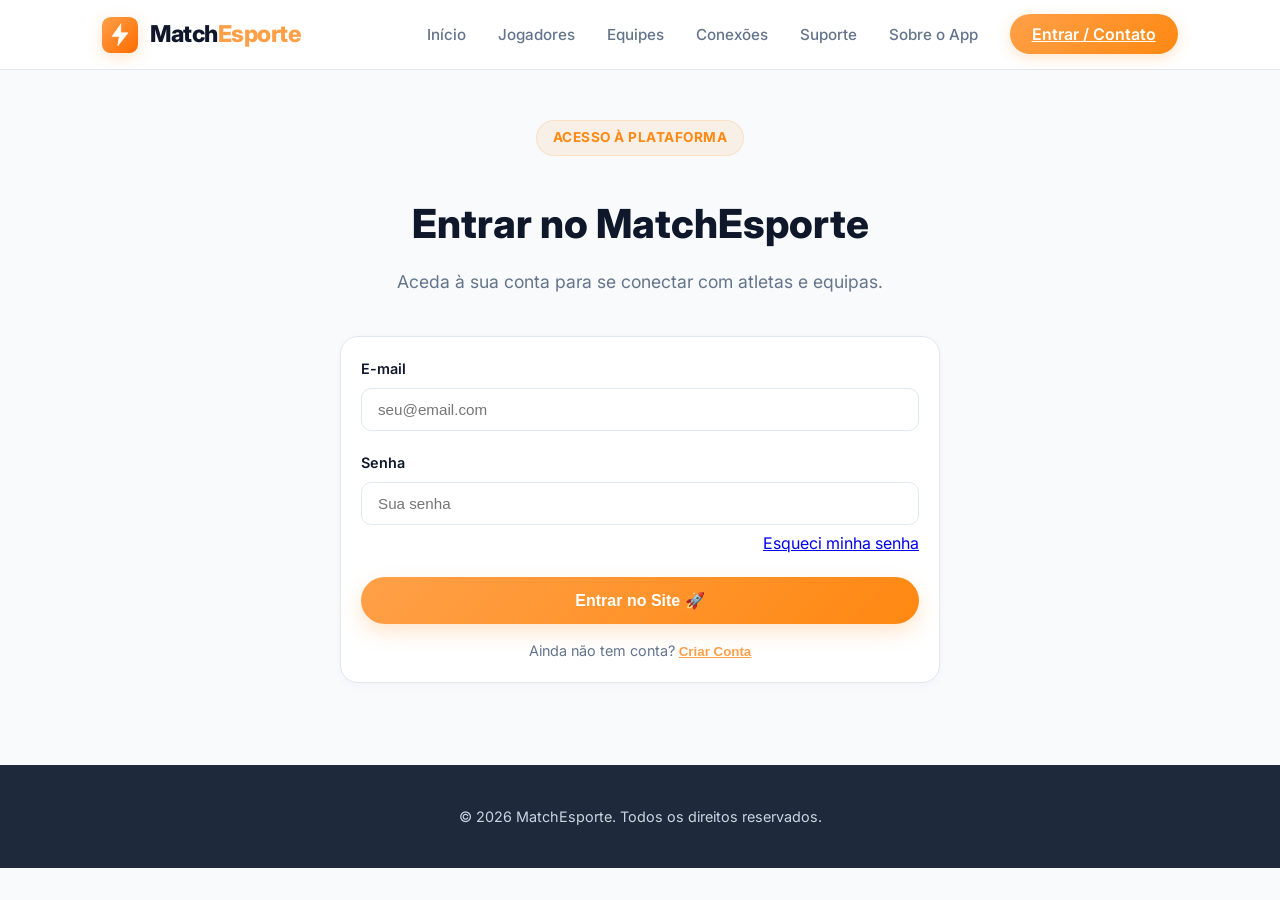
<file: index.html>
<!DOCTYPE html>
<html lang="pt-BR">
<head>
    <meta charset="UTF-8">
    <meta name="viewport" content="width=device-width, initial-scale=1.0">
    <title>MatchEsporte - Entrar / Cadastrar</title>
    <link rel="icon" type="image/png" href="Captura de tela 2026-10-07 155030.png">
    <link href="https://fonts.googleapis.com/css2?family=Inter:wght@300;400;500;600;700;800&display=swap" rel="stylesheet">
    <link rel="stylesheet" href="style.css">
</head>
<body>

    <!-- CABEÇALHO / NAVBAR -->
    <header class="navbar">
        <a href="home.html" class="logo-brand">
            <svg class="logo-icon-svg" viewBox="0 0 100 100" fill="none" xmlns="http://www.w3.org/2000/svg">
                <rect width="100" height="100" rx="24" fill="url(#logo-grad)"/>
                <path d="M52 20L28 54H48L44 80L72 44H52L52 20Z" fill="white" stroke="white" stroke-width="2" stroke-linecap="round" stroke-linejoin="round"/>
                <defs>
                    <linearGradient id="logo-grad" x1="0" y1="0" x2="100" y2="100" gradientUnits="userSpaceOnUse">
                        <stop stop-color="#FFA048"/>
                        <stop offset="1" stop-color="#FF6B00"/>
                    </linearGradient>
                </defs>
            </svg>
            <div class="logo">Match<span>Esporte</span></div>
        </a>
        
        <button class="menu-toggle" id="mobile-menu-btn" aria-label="Abrir Menu">
            <span></span>
            <span></span>
            <span></span>
        </button>

        <nav id="nav-menu">
            <ul>
                <li><a href="home.html">Início</a></li>
                <li><a href="jogadores.html">Jogadores</a></li>
                <li><a href="equipes.html">Equipes</a></li>
                <li><a href="conexoes.html">Conexões</a></li>
                <li><a href="suporte.html">Suporte</a></li>
                <li><a href="sobre.html">Sobre o App</a></li>
                <li><a href="index.html" class="btn-nav active">Entrar / Contato</a></li>
            </ul>
        </nav>
    </header>

    <!-- CONTEÚDO PRINCIPAL: LOGIN / CADASTRO -->
    <main class="main-content-page">
        <section class="page-header-section">
            <span class="badge">Acesso à Plataforma</span>
            <h1 id="auth-title">Entrar no MatchEsporte</h1>
            <p id="auth-subtitle">Aceda à sua conta para se conectar com atletas e equipas.</p>
        </section>

        <div class="connection-container">
            <div class="connection-card-form">
                
                <!-- FORMULÁRIO DE LOGIN -->
                <form id="form-login">
                    <div id="login-mensagem-feedback" style="display: none; padding: 12px; margin-bottom: 20px; border-radius: 8px; font-size: 0.9rem; font-weight: 500; text-align: center;"></div>

                    <div class="form-group">
                        <label for="login-email">E-mail</label>
                        <input type="email" id="login-email" placeholder="seu@email.com" required class="search-input">
                    </div>

                    <div class="form-group" style="margin-bottom: 6px;">
                        <label for="login-senha">Senha</label>
                        <input type="password" id="login-senha" placeholder="Sua senha" required class="search-input">
                    </div>

                    <!-- LINK ESQUECI MINHA SENHA -->
                    <div style="text-align: right; margin-bottom: 20px;">
                        <a href="recuperar-senha.html">Esqueci minha senha
                        </a>
                    </div>

                    <button type="submit" class="btn-primary btn-full" style="margin-bottom: 15px;">Entrar no Site 🚀</button>
                    
                    <div style="text-align: center; font-size: 0.9rem; color: var(--neutral-4);">
                        Ainda não tem conta? 
                        <button type="button" id="to-register" style="background: none; border: none; color: var(--primary); font-weight: 700; cursor: pointer; text-decoration: underline;">Criar Conta</button>
                    </div>
                </form>

                <!-- FORMULÁRIO DE CADASTRO -->
                <form id="form-cadastro" style="display: none;">
                    <div id="cadastro-mensagem-feedback" style="display: none; padding: 12px; margin-bottom: 20px; border-radius: 8px; font-size: 0.9rem; font-weight: 500; text-align: center;"></div>

                    <div class="form-group">
                        <label for="cad-nome">Nome Completo</label>
                        <input type="text" id="cad-nome" placeholder="Ex: João da Silva" required class="search-input">
                    </div>

                    <div class="form-group">
                        <label for="cad-email">E-mail</label>
                        <input type="email" id="cad-email" placeholder="seu@email.com" required class="search-input">
                    </div>

                    <div class="form-group">
                        <label for="cad-senha">Senha da Conta</label>
                        <input type="password" id="cad-senha" placeholder="Crie uma senha segura" required class="search-input">
                    </div>

                    <div class="form-group">
                        <label for="cad-endereco">Endereço</label>
                        <input type="text" id="cad-endereco" placeholder="Ex: Rua Principal, 123 - Vitória, ES" required class="search-input">
                    </div>

                    <div class="form-group">
                        <label for="cad-telefone">Telefone / Telemóvel</label>
                        <input type="tel" id="cad-telefone" placeholder="(27) 99999-9999" required class="search-input">
                    </div>

                    <div class="form-group">
                        <label for="cad-nascimento">Data de Nascimento</label>
                        <input type="date" id="cad-nascimento" required class="search-input">
                    </div>

                    <div class="form-group">
                        <label for="cad-cpf">CPF</label>
                        <input type="text" id="cad-cpf" placeholder="000.000.000-00" required class="search-input">
                    </div>

                    <button type="submit" class="btn-primary btn-full" style="margin-bottom: 15px;">Concluir Cadastro ✨</button>
                    
                    <div style="text-align: center; font-size: 0.9rem; color: var(--neutral-4);">
                        Já tem uma conta? 
                        <button type="button" id="to-login" style="background: none; border: none; color: var(--primary); font-weight: 700; cursor: pointer; text-decoration: underline;">Fazer Login</button>
                    </div>
                </form>

            </div>
        </div>
    </main>

    <!-- RODAPÉ -->
    <footer class="footer">
        <p>&copy; 2026 MatchEsporte. Todos os direitos reservados.</p>
    </footer>

    <script src="matchesporte.js" defer></script>
</body>
</html>
</file>
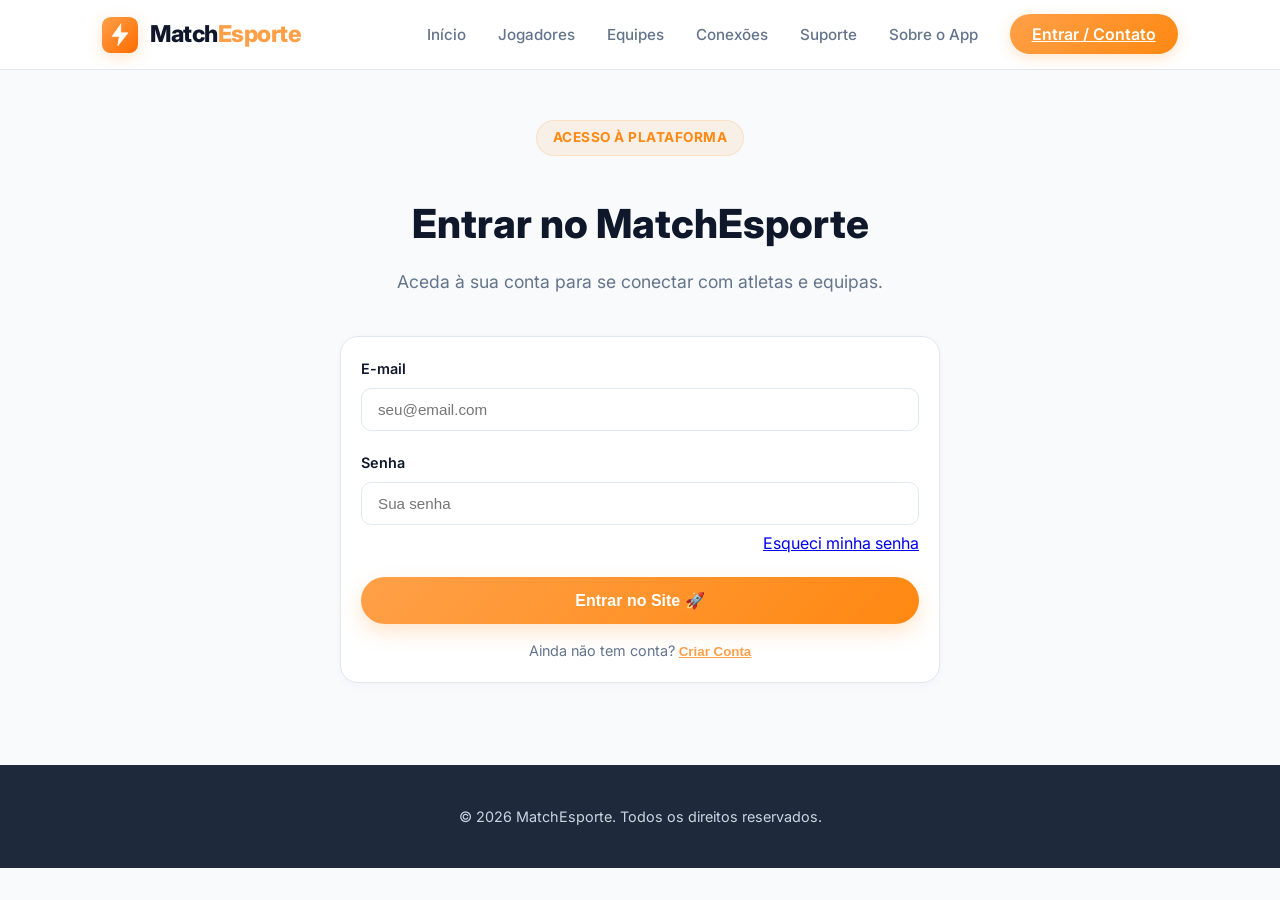
<file: conexoes.html>
<!DOCTYPE html>
<html lang="pt-BR">

<head>
    <meta charset="UTF-8">
    <meta name="viewport" content="width=device-width, initial-scale=1.0">

    <title>MatchEsporte - Conexões</title>

    <link href="https://fonts.googleapis.com/css2?family=Inter:wght@300;400;500;600;700;800&display=swap" rel="stylesheet">

    <link rel="stylesheet" href="style.css">

    <script src="matchesporte.js" defer></script>

    <style>
        .search-input {
            text-overflow: ellipsis;
            white-space: nowrap;
            overflow: hidden;
        }

        @media (max-width: 600px) {
            .search-input::placeholder {
                font-size: 13px;
            }
        }
    </style>

    <link rel="icon" type="image/png" href="Captura de tela 2026-10-07 155030.png">
</head>

<body>

    <header class="navbar">

        <a href="home.html" class="logo-brand">
            <svg class="logo-icon-svg" viewBox="0 0 100 100" fill="none" xmlns="http://www.w3.org/2000/svg">
                <rect width="100" height="100" rx="24" fill="url(#logo-grad)"/>
                <path d="M52 20L28 54H48L44 80L72 44H52L52 20Z" fill="white" stroke="white" stroke-width="2" stroke-linecap="round" stroke-linejoin="round"/>
                <defs>
                    <linearGradient id="logo-grad" x1="0" y1="0" x2="100" y2="100" gradientUnits="userSpaceOnUse">
                        <stop stop-color="#FFA048"/>
                        <stop offset="1" stop-color="#FF6B00"/>
                    </linearGradient>
                </defs>
            </svg>

            <div class="logo">Match<span>Esporte</span></div>
        </a>

        <button class="menu-toggle" id="mobile-menu-btn" aria-label="Abrir Menu" aria-expanded="false">
            <span></span>
            <span></span>
            <span></span>
        </button>

        <nav id="nav-menu">
            <ul>
                <li><a href="home.html">Início</a></li>
                <li><a href="jogadores.html">Jogadores</a></li>
                <li><a href="equipes.html">Equipes</a></li>
                <li><a href="conexoes.html">Conexões</a></li>
                <li><a href="suporte.html">Suporte</a></li>
                <li><a href="sobre.html">Sobre o App</a></li>
                <li><a href="contato.html" class="btn-nav">Entrar / Contato</a></li>
            </ul>
        </nav>

    </header>

    <main class="main-content-page">

        <section class="page-header-section">
            <span class="badge">Match & Chat Direto</span>

            <h1>Central de Conexões Diretas</h1>

            <p>
                Estabeleça contato com clubes ou atletas interessados.
                Envie sua proposta, histórico esportivo ou agende
                uma avaliação técnica.
            </p>
        </section>

        <div class="connection-container">

            <div class="connection-card-form">

                <h2>Iniciar Nova Conexão</h2>

                <form>

                    <div class="form-group">
                        <label for="seu-nome">
                            Seu Nome / Nome da Equipe
                        </label>

                        <input
                            type="text"
                            id="seu-nome"
                            placeholder="Ex: Matheus Silva"
                            required
                            class="search-input"
                        >
                    </div>

                    <div class="form-group">
                        <label for="tipo-perfil">Você é:</label>

                        <select id="tipo-perfil" class="filter-select" required>
                            <option value="atleta">Atleta / Jogador</option>
                            <option value="clube">Clube / Olheiro / Equipe</option>
                        </select>
                    </div>

                    <div class="form-group">
                        <label for="destinatario">
                            Destinatário (Quem você quer contatar)
                        </label>

                        <input
                            type="text"
                            id="destinatario"
                            placeholder="Ex: Desp. Ferroviária..."
                            required
                            class="search-input"
                        >
                    </div>

                    <div class="form-group">
                        <label for="mensagem">
                            Mensagem / Proposta de Avaliação
                        </label>

                        <textarea
                            id="mensagem"
                            rows="5"
                            placeholder="Descreva sua experiência, posições ou o objetivo..."
                            class="search-input"
                            required
                            style="resize: vertical;"
                        ></textarea>
                    </div>

                    <button type="submit" class="btn-primary btn-full">
                        Enviar Mensagem Direta 🚀
                    </button>

                </form>

            </div>

        </div>

    </main>

    <footer class="footer">
        <p>&copy; 2026 MatchEsporte. Todos os direitos reservados.</p>
    </footer>
    <script src="matchesporte.js" defer></script>
</body>
</html>
</file>
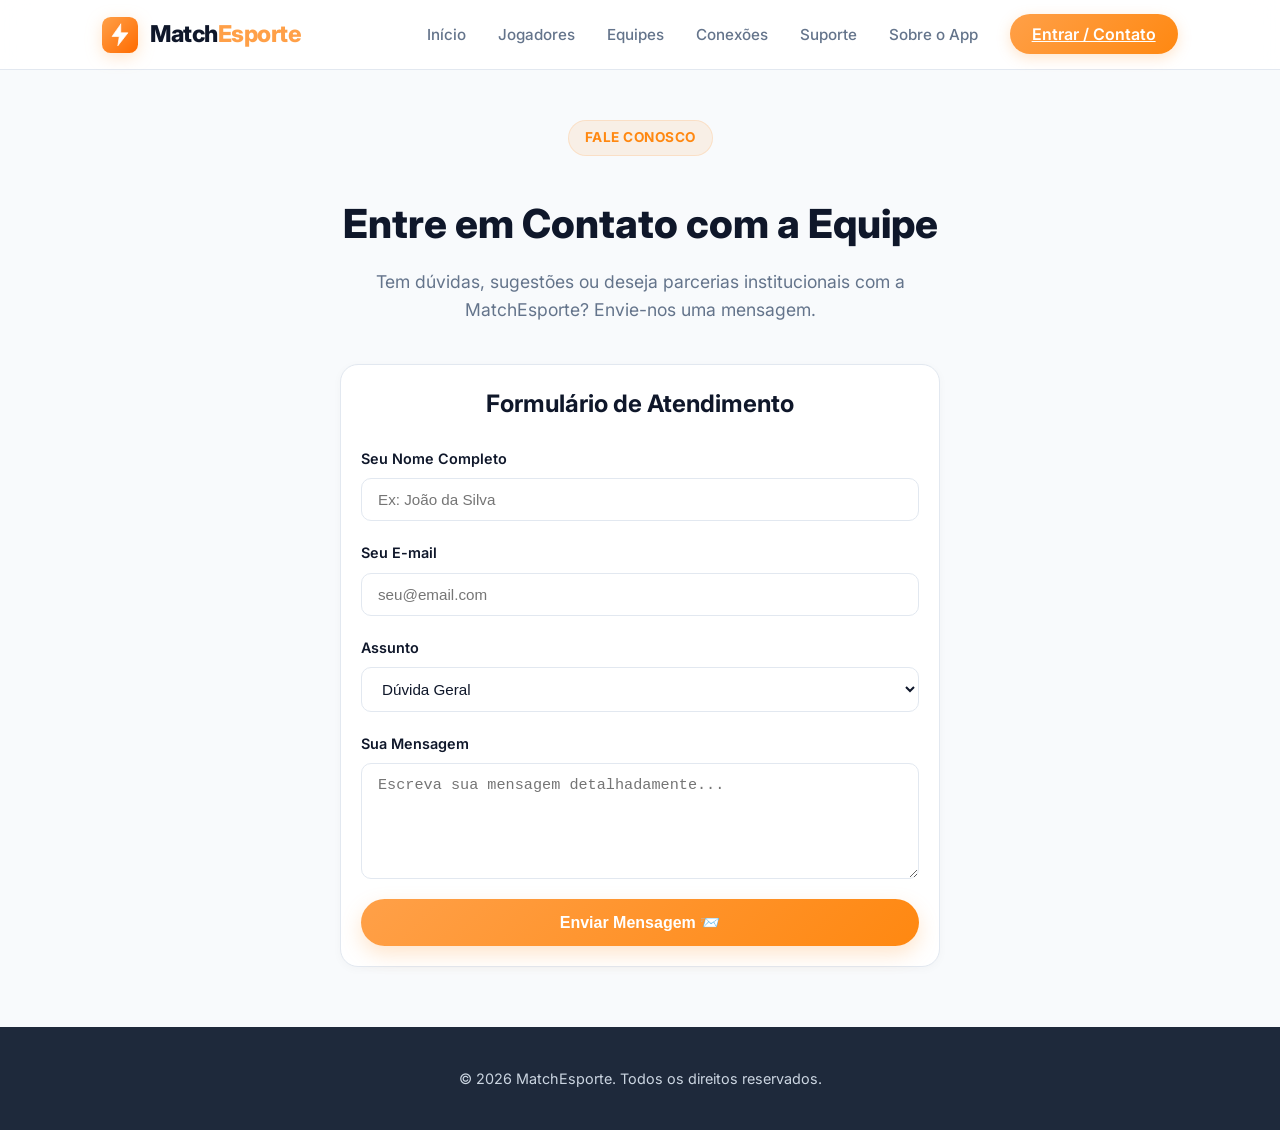
<file: contato.html>
<!DOCTYPE html>
<html lang="pt-BR">
<head>
    <meta charset="UTF-8">
    <meta name="viewport" content="width=device-width, initial-scale=1.0">
    <title>MatchEsporte - Contato</title>
    <!-- Google Fonts -->
    <link href="https://fonts.googleapis.com/css2?family=Inter:wght@300;400;500;600;700;800&display=swap" rel="stylesheet">
    <link rel="stylesheet" href="style.css">
    <link rel="icon" type="image/png" href="Captura de tela 2026-10-07 155030.png">
</head>
<body>

    <!-- CABEÇALHO / NAVBAR -->
    <header class="navbar">
        <a href="home.html" class="logo-brand">
            <svg class="logo-icon-svg" viewBox="0 0 100 100" fill="none" xmlns="http://www.w3.org/2000/svg">
                <rect width="100" height="100" rx="24" fill="url(#logo-grad)"/>
                <path d="M52 20L28 54H48L44 80L72 44H52L52 20Z" fill="white" stroke="white" stroke-width="2" stroke-linecap="round" stroke-linejoin="round"/>
                <defs>
                    <linearGradient id="logo-grad" x1="0" y1="0" x2="100" y2="100" gradientUnits="userSpaceOnUse">
                        <stop stop-color="#FFA048"/>
                        <stop offset="1" stop-color="#FF6B00"/>
                    </linearGradient>
                </defs>
            </svg>
            <div class="logo">Match<span>Esporte</span></div>
        </a>
        
        <button class="menu-toggle" id="mobile-menu-btn" aria-label="Abrir Menu">
            <span></span>
            <span></span>
            <span></span>
        </button>

         <nav id="nav-menu">
            <ul>
                <li><a href="home.html" class="active">Início</a></li>
                <li><a href="jogadores.html">Jogadores</a></li>
                <li><a href="equipes.html">Equipes</a></li>
                <li><a href="conexoes.html">Conexões</a></li>
                <li><a href="suporte.html">Suporte</a></li>
                <li><a href="sobre.html">Sobre o App</a></li>
                <li><a href="contato.html" class="btn-nav">Entrar / Contato</a></li>
            </ul>
        </nav>
    </header>

    <!-- CONTEÚDO PRINCIPAL: CONTATO -->
    <main class="main-content-page">
        <section class="page-header-section">
            <span class="badge">Fale Conosco</span>
            <h1>Entre em Contato com a Equipe</h1>
            <p>Tem dúvidas, sugestões ou deseja parcerias institucionais com a MatchEsporte? Envie-nos uma mensagem.</p>
        </section>

        <div class="connection-container">
            <div class="connection-card-form">
                <h2>Formulário de Atendimento</h2>
                <form onsubmit="event.preventDefault(); alert('Mensagem enviada com sucesso! Entraremos em contato em breve.');">
                    <div class="form-group">
                        <label for="nome-contato">Seu Nome Completo</label>
                        <input type="text" id="nome-contato" placeholder="Ex: João da Silva" required class="search-input">
                    </div>

                    <div class="form-group">
                        <label for="email-contato">Seu E-mail</label>
                        <input type="email" id="email-contato" placeholder="seu@email.com" required class="search-input">
                    </div>

                    <div class="form-group">
                        <label for="assunto">Assunto</label>
                        <select id="assunto" class="filter-select" required>
                            <option value="duvida">Dúvida Geral</option>
                            <option value="parceria">Parceria com Clubes</option>
                            <option value="imprensa">Imprensa / Mídia</option>
                            <option value="outro">Outro Assunto</option>
                        </select>
                    </div>

                    <div class="form-group">
                        <label for="mensagem-contato">Sua Mensagem</label>
                        <textarea id="mensagem-contato" rows="5" placeholder="Escreva sua mensagem detalhadamente..." class="search-input" required style="resize: vertical;"></textarea>
                    </div>

                    <button type="submit" class="btn-primary btn-full">Enviar Mensagem 📨</button>
                </form>
            </div>
        </div>
    </main>

    <!-- RODAPÉ -->
    <footer class="footer">
        <p>&copy; 2026 MatchEsporte. Todos os direitos reservados.</p>
    </footer>
    
  <span></span>
  <span></span>
  <span></span>
</button>
<script src="matchesporte.js" defer></script>
</body>
</html>
</file>
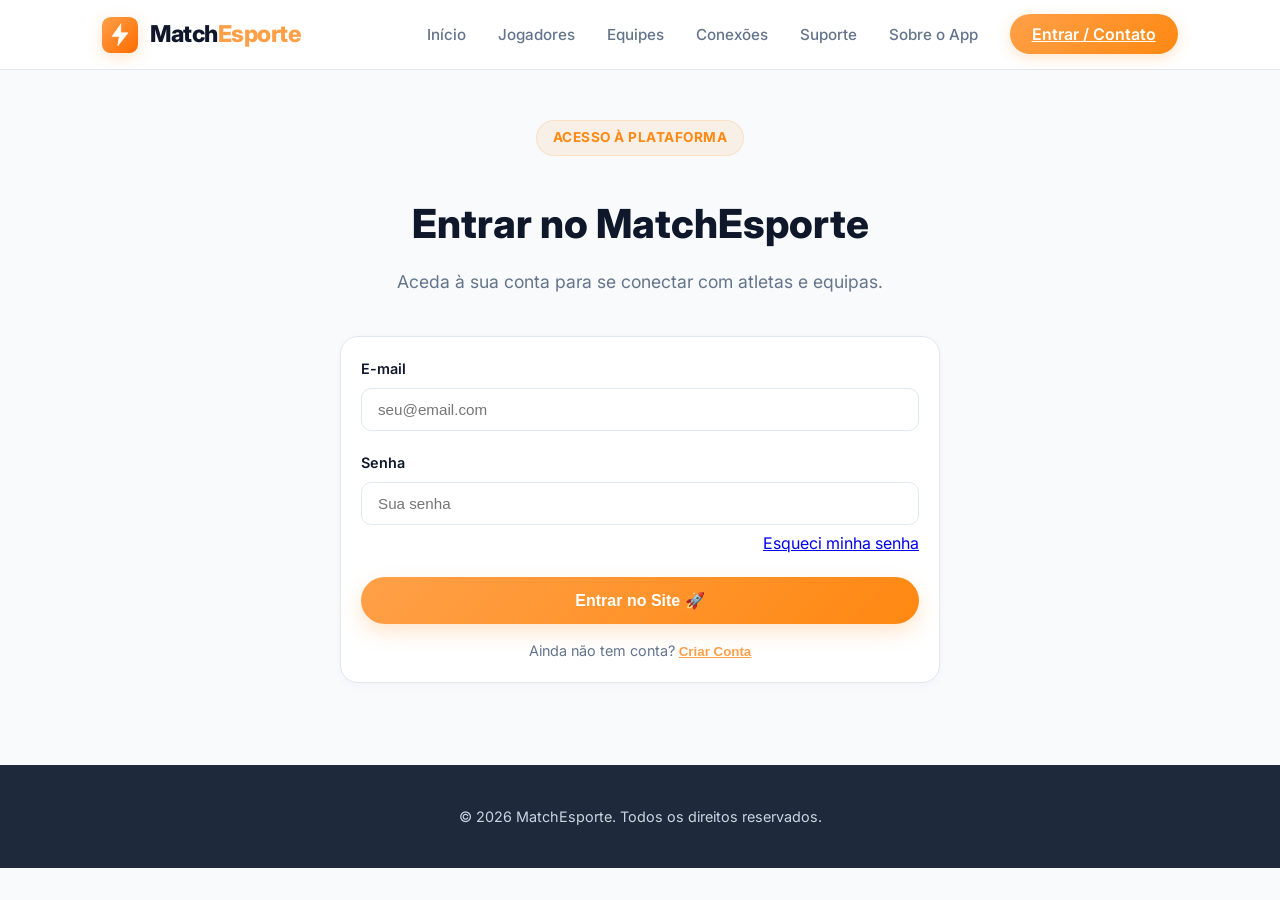
<file: equipes.html>
<!DOCTYPE html>
<html lang="pt-BR">
<head>
    <meta charset="UTF-8">
    <meta name="viewport" content="width=device-width, initial-scale=1.0">
    <title>MatchEsporte - Equipes</title>
    <!-- Google Fonts -->
    <link href="https://fonts.googleapis.com/css2?family=Inter:wght@300;400;500;600;700;800&display=swap" rel="stylesheet">
    <link rel="stylesheet" href="style.css">
    <link rel="icon" type="image/png" href="Captura de tela 2026-10-07 155030.png">
</head>
<body>

    <!-- CABEÇALHO / NAVBAR -->
    <header class="navbar">
        <a href="home.html" class="logo-brand">
            <svg class="logo-icon-svg" viewBox="0 0 100 100" fill="none" xmlns="http://www.w3.org/2000/svg">
                <rect width="100" height="100" rx="24" fill="url(#logo-grad)"/>
                <path d="M52 20L28 54H48L44 80L72 44H52L52 20Z" fill="white" stroke="white" stroke-width="2" stroke-linecap="round" stroke-linejoin="round"/>
                <defs>
                    <linearGradient id="logo-grad" x1="0" y1="0" x2="100" y2="100" gradientUnits="userSpaceOnUse">
                        <stop stop-color="#FFA048"/>
                        <stop offset="1" stop-color="#FF6B00"/>
                    </linearGradient>
                </defs>
            </svg>
            <div class="logo">Match<span>Esporte</span></div>
        </a>
        
        <button class="menu-toggle" id="mobile-menu-btn" aria-label="Abrir Menu">
            <span></span>
            <span></span>
            <span></span>
        </button>

         <nav id="nav-menu">
            <ul>
                <li><a href="home.html" class="active">Início</a></li>
                <li><a href="jogadores.html">Jogadores</a></li>
                <li><a href="equipes.html">Equipes</a></li>
                <li><a href="conexoes.html">Conexões</a></li>
                <li><a href="suporte.html">Suporte</a></li>
                <li><a href="sobre.html">Sobre o App</a></li>
                <li><a href="contato.html" class="btn-nav">Entrar / Contato</a></li>
            </ul>
        </nav>
    </header>
    
    <!-- CONTEÚDO PRINCIPAL: EQUIPES -->
    <main class="main-content-page">
        <section class="page-header-section">
            <span class="badge">Clubes & Olheiros</span>
            <h1>Encontre Oportunidades em Equipes</h1>
            <p>Conecte-se com olheiros profissionais, centros de treinamento e clubes de expressão em busca de novos talentos.</p>
        </section>

        <!-- Grid de Equipes -->
        <div class="directory-grid">
            <!-- Clube 1 -->
            <article class="directory-card">
                <div class="card-top-info">
                    <span class="status-badge hiring-status">Buscando Atletas</span>
                    <span class="sport-tag">Futebol Profissional</span>
                </div>
                <div class="profile-avatar-placeholder team-badge-bg">🛡️</div>
                <h3>Desportiva Ferroviária</h3>
                <p class="profile-subtitle">Categoria de Base (Sub-20)</p>
                <div class="profile-stats">
                    <div><span>Vagas Abertas:</span> Atacantes e Volantes</div>
                    <div><span>Local:</span> Cariacica, ES</div>
                </div>
                <a href="conexoes.html" class="btn-primary btn-full">Enviar Currículo / Proposta</a>
            </article>

            <!-- Clube 2 -->
            <article class="directory-card">
                <div class="card-top-info">
                    <span class="status-badge hiring-status">Peneira Aberta</span>
                    <span class="sport-tag">Basquete</span>
                </div>
                <div class="profile-avatar-placeholder team-badge-bg">🏀</div>
                <h3>Capixaba Basketball Academy</h3>
                <p class="profile-subtitle">Centro de Alta Performance</p>
                <div class="profile-stats">
                    <div><span>Vagas Abertas:</span> Armadores e Pivôs</div>
                    <div><span>Local:</span> Vitória, ES</div>
                </div>
                <a href="conexoes.html" class="btn-primary btn-full">Enviar Currículo / Proposta</a>
            </article>

            <!-- Clube 3 -->
            <article class="directory-card">
                <div class="card-top-info">
                    <span class="status-badge hiring-status">Buscando Atletas</span>
                    <span class="sport-tag">Futsal</span>
                </div>
                <div class="profile-avatar-placeholder team-badge-bg">⚡</div>
                <h3>Praia Clube Esportes</h3>
                <p class="profile-subtitle">Equipe Principal & Sub-23</p>
                <div class="profile-stats">
                    <div><span>Vagas Abertas:</span> Alas e Goleiros</div>
                    <div><span>Local:</span> Vila Velha, ES</div>
                </div>
                <a href="conexoes.html" class="btn-primary btn-full">Enviar Currículo / Proposta</a>
            </article>
        </div>
    </main>

    <!-- RODAPÉ -->
    <footer class="footer">
        <p>&copy; 2026 MatchEsporte. Todos os direitos reservados.</p>
    </footer>
    
  <span></span>
  <span></span>
  <span></span>
</button>
<script src="matchesporte.js" defer></script>
</body>
</html>
</file>
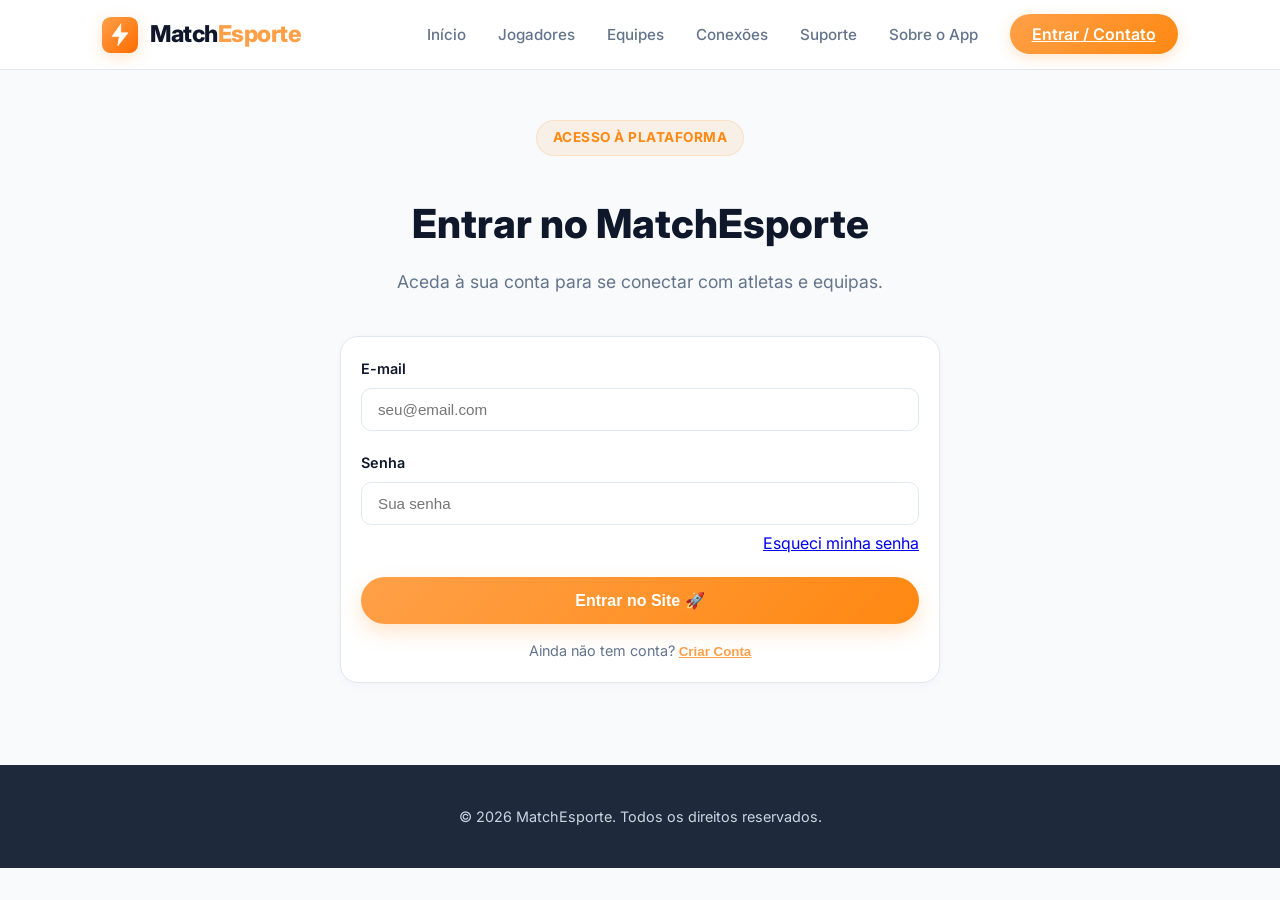
<file: home.html>
<!DOCTYPE html>
<html lang="pt-BR">
<head>
    <meta charset="UTF-8">
    <meta name="viewport" content="width=device-width, initial-scale=1.0">
    <title>MatchEsporte - Home</title>
    <!-- Google Fonts -->
    <link href="https://fonts.googleapis.com/css2?family=Inter:wght@300;400;500;600;700;800&display=swap" rel="stylesheet">
    <link rel="stylesheet" href="style.css">
    <link rel="icon" type="image/png" href="Captura de tela 2026-10-07 155030.png">
</head>
<body>

    <!-- CABEÇALHO / NAVBAR -->
    <header class="navbar">
        <a href="home.html" class="logo-brand">
            <svg class="logo-icon-svg" viewBox="0 0 100 100" fill="none" xmlns="http://www.w3.org/2000/svg">
                <rect width="100" height="100" rx="24" fill="url(#logo-grad)"/>
                <path d="M52 20L28 54H48L44 80L72 44H52L52 20Z" fill="white" stroke="white" stroke-width="2" stroke-linecap="round" stroke-linejoin="round"/>
                <defs>
                    <linearGradient id="logo-grad" x1="0" y1="0" x2="100" y2="100" gradientUnits="userSpaceOnUse">
                        <stop stop-color="#FFA048"/>
                        <stop offset="1" stop-color="#FF6B00"/>
                    </linearGradient>
                </defs>
            </svg>
            <div class="logo">Match<span>Esporte</span></div>
        </a>
        
        <button class="menu-toggle" id="mobile-menu-btn" aria-label="Abrir Menu">
            <span></span>
            <span></span>
            <span></span>
        </button>

        <nav id="nav-menu">
            <ul>
                <li><a href="home.html" class="active">Início</a></li>
                <li><a href="jogadores.html">Jogadores</a></li>
                <li><a href="equipes.html">Equipes</a></li>
                <li><a href="conexoes.html">Conexões</a></li>
                <li><a href="suporte.html">Suporte</a></li>
                <li><a href="sobre.html">Sobre o App</a></li>
                <li><a href="contato.html" class="btn-nav">Entrar / Contato</a></li>
            </ul>
        </nav>
    </header>

    <!-- HERO SECTION -->
    <section class="hero" id="home">
        <div class="hero-content">
            <span class="badge">⚡ Conexão Esportiva Inteligente</span>
            <h1>Do lazer ao profissional: encontre sua partida e jogue perto de você</h1>
            <p>Conectamos atletas em busca de oportunidades e pessoas que só querem reunir a galera para praticar esporte sem complicação.</p>
            <div class="hero-buttons">
                <a href="#recursos" class="btn-primary">Explorar Recursos</a>
                <a href="contato.html" class="btn-secondary">Fale Conosco</a>
            </div>
        </div>
    </section>

    <!-- SEÇÃO RECURSOS (Com links interativos direcionando para as páginas) -->
    <section id="recursos" class="features">
        <div class="features-container">
            <h2>O que oferecemos</h2>
            <div class="features-grid">
                <!-- Card para Atletas -> Vai para jogadores.html -->
                <a href="jogadores.html" class="feature-card" style="text-decoration: none; color: inherit; display: block;">
                    <div class="feature-icon">🏃</div>
                    <h3>Para Atletas</h3>
                    <p>Divulgue seu perfil, histórico e conquistas para clubes e olheiros de forma profissional. <strong>Clique para ver &rarr;</strong></p>
                </a>

                <!-- Card para Equipes -> Vai para equipes.html -->
                <a href="equipes.html" class="feature-card" style="text-decoration: none; color: inherit; display: block;">
                    <div class="feature-icon">⚽</div>
                    <h3>Para Equipes</h3>
                    <p>Encontre novos talentos com filtros avançados e agilize o processo de recrutamento. <strong>Clique para ver &rarr;</strong></p>
                </a>

                <!-- Card para Conexões Diretas -> Vai para conexoes.html -->
                <a href="conexoes.html" class="feature-card" style="text-decoration: none; color: inherit; display: block;">
                    <div class="feature-icon">🤝</div>
                    <h3>Conexões Diretas</h3>
                    <p>Agende avaliações e feche parcerias diretamente pela plataforma com segurança. <strong>Clique para ver &rarr;</strong></p>
                </a>
            </div>
        </div>
    </section>

    <!-- RODAPÉ -->
    <footer id="contato" class="footer">
        <p>&copy; 2026 MatchEsporte. Todos os direitos reservados. | <a href="suporte.html" style="color: var(--primary); text-decoration: none;">Central de Suporte</a></p>
    </footer>
    
<script src="matchesporte.js" defer></script>
</body>
</html>
</file>
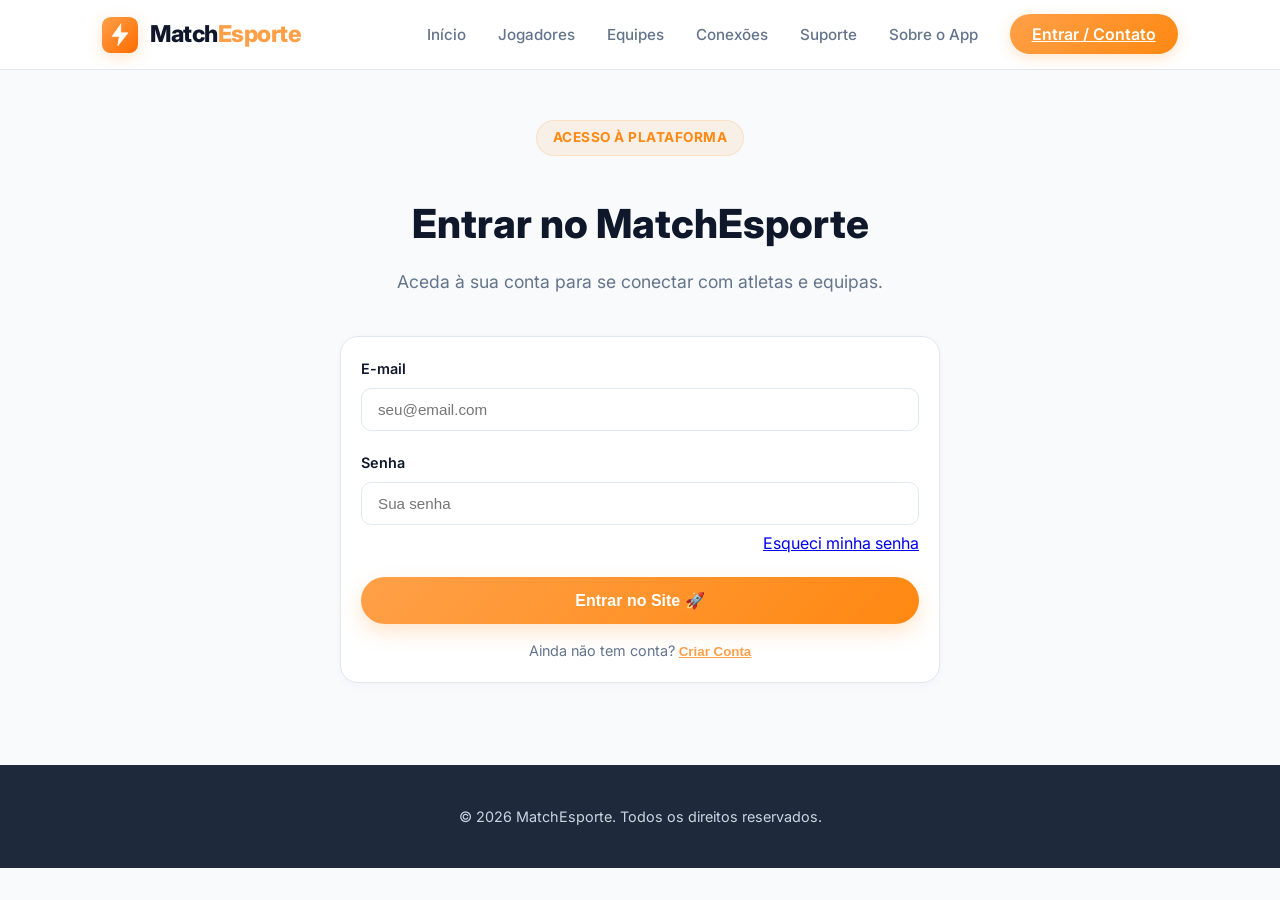
<file: jogadores.html>
<!DOCTYPE html>
<html lang="pt-BR">

<head>
    <meta charset="UTF-8">
    <meta name="viewport" content="width=device-width, initial-scale=1.0">

    <title>MatchEsporte - Jogadores</title>

    <link href="https://fonts.googleapis.com/css2?family=Inter:wght@300;400;500;600;700;800&display=swap" rel="stylesheet">

    <link rel="stylesheet" href="style.css">

    <script src="matchesporte.js" defer></script>

    <link rel="icon" type="image/png" href="Captura de tela 2026-10-07 155030.png">
</head>

<body>

    <header class="navbar">

        <a href="home.html" class="logo-brand">
            <svg class="logo-icon-svg" viewBox="0 0 100 100" fill="none" xmlns="http://www.w3.org/2000/svg">
                <rect width="100" height="100" rx="24" fill="url(#logo-grad)"/>
                <path d="M52 20L28 54H48L44 80L72 44H52L52 20Z" fill="white" stroke="white" stroke-width="2" stroke-linecap="round" stroke-linejoin="round"/>
                <defs>
                    <linearGradient id="logo-grad" x1="0" y1="0" x2="100" y2="100" gradientUnits="userSpaceOnUse">
                        <stop stop-color="#FFA048"/>
                        <stop offset="1" stop-color="#FF6B00"/>
                    </linearGradient>
                </defs>
            </svg>

            <div class="logo">Match<span>Esporte</span></div>
        </a>

        <button class="menu-toggle" id="mobile-menu-btn" aria-label="Abrir Menu" aria-expanded="false">
            <span></span>
            <span></span>
            <span></span>
        </button>

        <nav id="nav-menu">
            <ul>
                <li><a href="home.html">Início</a></li>
                <li><a href="jogadores.html">Jogadores</a></li>
                <li><a href="equipes.html">Equipes</a></li>
                <li><a href="conexoes.html">Conexões</a></li>
                <li><a href="suporte.html">Suporte</a></li>
                <li><a href="sobre.html">Sobre o App</a></li>
                <li><a href="contato.html" class="btn-nav">Entrar / Contato</a></li>
            </ul>
        </nav>

    </header>

    <main class="main-content-page">

        <section class="page-header-section">
            <span class="badge">Talentos em Destaque</span>

            <h1>Atletas Prontos para o Mercado</h1>

            <p>
                Descubra promessas do esporte com perfis,
                histórico de desempenho e estatísticas.
            </p>
        </section>

        <div class="filter-bar">

            <input
                type="text"
                id="searchInput"
                placeholder="Pesquisar por nome, esporte ou posição..."
                class="search-input"
            >

            <select id="sportSelect" class="filter-select">
                <option value="">Todas as Modalidades</option>
                <option value="futebol">Futebol</option>
                <option value="basquete">Basquete</option>
                <option value="volei">Vôlei</option>
                <option value="futsal">Futsal</option>
                <option value="handebol">Handebol</option>
            </select>

        </div>

        <div class="directory-grid" id="playersGrid">

            <article class="directory-card"
                data-sport="futebol"
                data-text="matheus silva futebol atacante centroavante vitória">

                <div class="card-top-info">
                    <span class="status-badge active-status">Disponível</span>
                    <span class="sport-tag">Futebol</span>
                </div>

                <div class="profile-avatar-placeholder">⚽</div>

                <h3>Matheus Silva</h3>

                <p class="profile-subtitle">
                    Atacante (Centroavante) • 19 anos
                </p>

                <div class="profile-stats">
                    <div><span>Altura:</span> 1.82m</div>
                    <div><span>Pé Bom:</span> Destro</div>
                    <div><span>Cidade:</span> Vitória, ES</div>
                </div>

                <a href="conexoes.html" class="btn-primary btn-full">
                    Solicitar Conexão
                </a>
            </article>

            <article class="directory-card"
                data-sport="basquete"
                data-text="lucas gabriel basquete armador vila velha">

                <div class="card-top-info">
                    <span class="status-badge active-status">Disponível</span>
                    <span class="sport-tag">Basquete</span>
                </div>

                <div class="profile-avatar-placeholder">🏀</div>

                <h3>Lucas Gabriel</h3>

                <p class="profile-subtitle">
                    Armador (Point Guard) • 21 anos
                </p>

                <div class="profile-stats">
                    <div><span>Altura:</span> 1.90m</div>
                    <div><span>Envergadura:</span> 2.02m</div>
                    <div><span>Cidade:</span> Vila Velha, ES</div>
                </div>

                <a href="conexoes.html" class="btn-primary btn-full">
                    Solicitar Conexão
                </a>
            </article>

            <article class="directory-card"
                data-sport="volei"
                data-text="carlos eduardo volei ponteiro oposto serra">

                <div class="card-top-info">
                    <span class="status-badge active-status">Em Avaliação</span>
                    <span class="sport-tag">Vôlei</span>
                </div>

                <div class="profile-avatar-placeholder">🏐</div>

                <h3>Carlos Eduardo</h3>

                <p class="profile-subtitle">
                    Ponteiro / Oposto • 20 anos
                </p>

                <div class="profile-stats">
                    <div><span>Alcance:</span> 3.35m</div>
                    <div><span>Bloqueio:</span> 3.15m</div>
                    <div><span>Cidade:</span> Serra, ES</div>
                </div>

                <a href="conexoes.html" class="btn-primary btn-full">
                    Solicitar Conexão
                </a>
            </article>

        </div>

    </main>

    <footer class="footer">
        <p>&copy; 2026 MatchEsporte. Todos os direitos reservados.</p>
    </footer>
    <script src="matchesporte.js" defer></script>
</body>
</html>
</file>
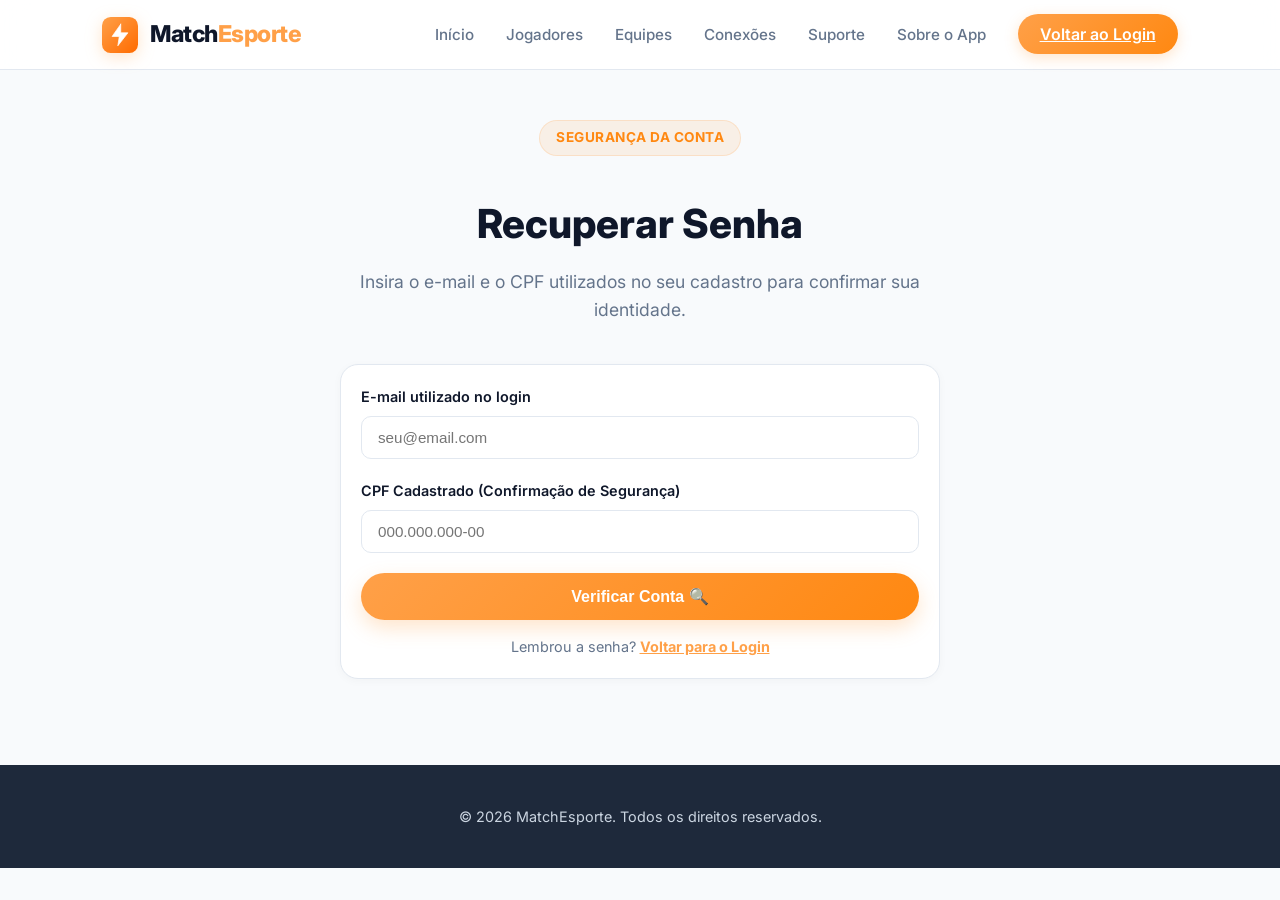
<file: recuperar-senha.html>
<!DOCTYPE html>
<html lang="pt-BR">
<head>
    <meta charset="UTF-8">
    <meta name="viewport" content="width=device-width, initial-scale=1.0">
    <title>MatchEsporte - Recuperar e Confirmar Senha</title>
    <link rel="icon" type="image/png" href="Captura de tela 2026-10-07 155030.png">
    <link href="https://fonts.googleapis.com/css2?family=Inter:wght@300;400;500;600;700;800&display=swap" rel="stylesheet">
    <link rel="stylesheet" href="style.css">
</head>
<body>

    <!-- CABEÇALHO / NAVBAR -->
    <header class="navbar">
        <a href="home.html" class="logo-brand">
            <svg class="logo-icon-svg" viewBox="0 0 100 100" fill="none" xmlns="http://www.w3.org/2000/svg">
                <rect width="100" height="100" rx="24" fill="url(#logo-grad)"/>
                <path d="M52 20L28 54H48L44 80L72 44H52L52 20Z" fill="white" stroke="white" stroke-width="2" stroke-linecap="round" stroke-linejoin="round"/>
                <defs>
                    <linearGradient id="logo-grad" x1="0" y1="0" x2="100" y2="100" gradientUnits="userSpaceOnUse">
                        <stop stop-color="#FFA048"/>
                        <stop offset="1" stop-color="#FF6B00"/>
                    </linearGradient>
                </defs>
            </svg>
            <div class="logo">Match<span>Esporte</span></div>
        </a>
        
        <button class="menu-toggle" id="mobile-menu-btn" aria-label="Abrir Menu">
            <span></span>
            <span></span>
            <span></span>
        </button>

        <nav id="nav-menu">
            <ul>
                <li><a href="home.html">Início</a></li>
                <li><a href="jogadores.html">Jogadores</a></li>
                <li><a href="equipes.html">Equipes</a></li>
                <li><a href="conexoes.html">Conexões</a></li>
                <li><a href="suporte.html">Suporte</a></li>
                <li><a href="sobre.html">Sobre o App</a></li>
                <li><a href="index.html" class="btn-nav">Voltar ao Login</a></li>
            </ul>
        </nav>
    </header>

    <!-- CONTEÚDO PRINCIPAL -->
    <main class="main-content-page">
        <section class="page-header-section">
            <span class="badge">Segurança da Conta</span>
            <h1 id="rec-title">Recuperar Senha</h1>
            <p id="rec-subtitle">Insira o e-mail e o CPF utilizados no seu cadastro para confirmar sua identidade.</p>
        </section>

        <div class="connection-container">
            <div class="connection-card-form">
                <div id="rec-mensagem-feedback" style="display: none; padding: 12px; margin-bottom: 20px; border-radius: 8px; font-size: 0.9rem; font-weight: 500; text-align: center;"></div>

                <!-- ETAPA 1: INFORMAÇÕES DE CONFIRMAÇÃO (E-mail e CPF) -->
                <form id="form-verificar-conta">
                    <div class="form-group">
                        <label for="rec-email">E-mail utilizado no login</label>
                        <input type="email" id="rec-email" placeholder="seu@email.com" required class="search-input">
                    </div>

                    <div class="form-group">
                        <label for="rec-cpf">CPF Cadastrado (Confirmação de Segurança)</label>
                        <input type="text" id="rec-cpf" placeholder="000.000.000-00" required class="search-input">
                    </div>

                    <button type="submit" class="btn-primary btn-full" style="margin-bottom: 15px;">
                        Verificar Conta 🔍
                    </button>

                    <div style="text-align: center; font-size: 0.9rem; color: var(--neutral-4);">
                        Lembrou a senha? 
                        <a href="index.html" style="color: var(--primary); font-weight: 700; text-decoration: underline;">Voltar para o Login</a>
                    </div>
                </form>

                <!-- ETAPA 2: NOVA SENHA -->
                <form id="form-confirmar-senha" style="display: none;">
                    <div style="background: var(--bg-main); border: 1px solid var(--neutral-3); padding: 14px; border-radius: 10px; margin-bottom: 20px; text-align: center;">
                        <p style="font-size: 0.85rem; color: var(--neutral-4);">Identidade confirmada para:</p>
                        <strong id="rec-nome-usuario" style="color: var(--neutral-5); font-size: 1.05rem;">Usuário</strong>
                    </div>

                    <div class="form-group">
                        <label for="rec-nova-senha">Nova Senha</label>
                        <input type="password" id="rec-nova-senha" placeholder="Digite a nova senha" required class="search-input">
                    </div>

                    <div class="form-group">
                        <label for="rec-confirma-senha">Confirmar Nova Senha</label>
                        <input type="password" id="rec-confirma-senha" placeholder="Repita a nova senha" required class="search-input">
                    </div>

                    <button type="submit" class="btn-primary btn-full" style="margin-bottom: 15px;">
                        Confirmar Alteração de Senha ✅
                    </button>
                </form>

            </div>
        </div>
    </main>

    <!-- RODAPÉ -->
    <footer class="footer">
        <p>&copy; 2026 MatchEsporte. Todos os direitos reservados.</p>
    </footer>

    <script src="matchesporte.js" defer></script>
</body>
</html>
</file>
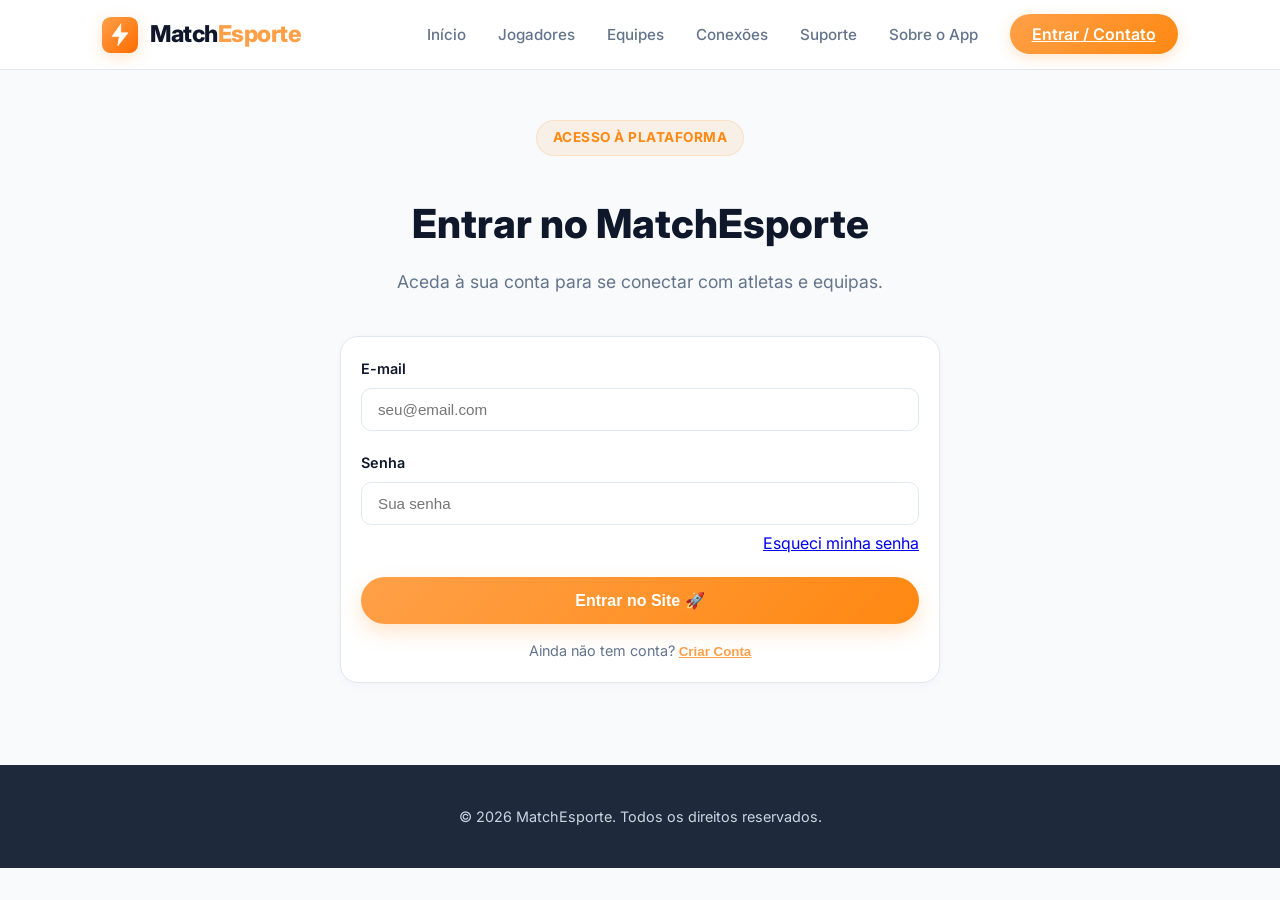
<file: sobre.html>
<!DOCTYPE html>
<html lang="pt-BR">
<head>
    <meta charset="UTF-8">
    <meta name="viewport" content="width=device-width, initial-scale=1.0">
    <title>MatchEsporte - colaboradores</title>
    <!-- Google Fonts -->
    <link href="https://fonts.googleapis.com/css2?family=Inter:wght@300;400;500;600;700;800&display=swap" rel="stylesheet">
    <link rel="stylesheet" href="style.css">
    <link rel="icon" type="image/png" href="Captura de tela 2026-10-07 155030.png">
</head>
<body>

    <!-- CABEÇALHO / NAVBAR -->
    <header class="navbar">
        <a href="home.html" class="logo-brand">
            <svg class="logo-icon-svg" viewBox="0 0 100 100" fill="none" xmlns="http://www.w3.org/2000/svg">
                <rect width="100" height="100" rx="24" fill="url(#logo-grad)"/>
                <path d="M52 20L28 54H48L44 80L72 44H52L52 20Z" fill="white" stroke="white" stroke-width="2" stroke-linecap="round" stroke-linejoin="round"/>
                <defs>
                    <linearGradient id="logo-grad" x1="0" y1="0" x2="100" y2="100" gradientUnits="userSpaceOnUse">
                        <stop stop-color="#FFA048"/>
                        <stop offset="1" stop-color="#FF6B00"/>
                    </linearGradient>
                </defs>
            </svg>
            <div class="logo">Match<span>Esporte</span></div>
        </a>
        
        <button class="menu-toggle" id="mobile-menu-btn" aria-label="Abrir Menu">
            <span></span>
            <span></span>
            <span></span>
        </button>

         <nav id="nav-menu">
            <ul>
                <li><a href="home.html" class="active">Início</a></li>
                <li><a href="jogadores.html">Jogadores</a></li>
                <li><a href="equipes.html">Equipes</a></li>
                <li><a href="conexoes.html">Conexões</a></li>
                <li><a href="suporte.html">Suporte</a></li>
                <li><a href="sobre.html">Sobre o App</a></li>
                <li><a href="contato.html" class="btn-nav">Entrar / Contato</a></li>
            </ul>
        </nav>
    </header>

    <!-- APRESENTAÇÃO FORMAL HERO -->
    <section class="about-page-hero">
        <span class="badge">Apresentação Institucional</span>
        <h1>MatchEsporte: O Futuro do Recrutamento Esportivo</h1>
        <p>Desenvolvido para revolucionar a forma como o ecossistema esportivo se conecta, oferecendo uma interface intuitiva, eficiente e voltada para resultados de alta performance.</p>
        
        <div class="stats-grid">
            <div class="stat-card">
                <div class="stat-number">100%</div>
                <div class="stat-label">Perfil Profissional</div>
            </div>
            <div class="stat-card">
                <div class="stat-number">Direct</div>
                <div class="stat-label">Conexão Atleta-Clube</div>
            </div>
            <div class="stat-card">
                <div class="stat-number">Mobile</div>
                <div class="stat-label">Nativo & Responsivo</div>
            </div>
        </div>
    </section>

    <!-- DETALHES E PILARES DO PROJETO -->
    <section class="about-details">
        <div class="about-grid">
            <div class="about-box">
                <h3>🎯 Nossa Missão</h3>
                <p>Democratizar o acesso às oportunidades no esporte profissional e amador, permitindo que talentos de qualquer região sejam visualizados por olheiros e clubes sem barreiras geográficas.</p>
            </div>
            <div class="about-box">
                <h3>🚀 Nossa Visão</h3>
                <p>Tornar-se a principal plataforma de inteligência e recrutamento esportivo do mercado, promovendo conexões transparentes e impulsionando a carreira de novos atletas.</p>
            </div>
        </div>
    </section>

    <!-- SEÇÃO SOBRE A EQUIPE -->
    <section id="equipe" class="team-section">
        <div class="team-container">
            <header class="team-header">
                <h2>Desenvolvedores & Criadores</h2>
                <p>Conhecem o projeto de perto e fazem acontecer.</p>
            </header>

            <main class="team-main">
                <div class="members-grid">
                    <!-- Integrante 1: Lara (Foto com celular branco) -->
                    <article class="member-card">
                        <div class="member-avatar-img">
                            <img src="lara.jpeg" alt="Lara Ávila" style="width: 100%; height: 100%; object-fit: cover; border-radius: 50%;">
                        </div>
                        <h3>Lara Ávila</h3>
                        <p class="member-role"><strong>Habilidade:</strong> Atleta</p>
                        <a href="https://www.instagram.com/lara_eae__/" target="_blank" rel="noopener noreferrer" class="instagram-link">
                            Instagram
                        </a>
                    </article>

                    <!-- Integrante 2: Sophia -->
                    <article class="member-card">
                        <div class="member-avatar-img">
                            <img src="sophia.jpeg" alt="Sophia Gagno" style="width: 100%; height: 100%; object-fit: cover; border-radius: 50%;">
                        </div>
                        <h3>Sophia Gagno</h3>
                        <p class="member-role"><strong>Habilidade:</strong> Criativa</p>
                        <a href="https://www.instagram.com/sophigagnoo__/" target="_blank" rel="noopener noreferrer" class="instagram-link">
                            Instagram
                        </a>
                    </article>

                    <!-- Integrante 3: João Pedro -->
                    <article class="member-card">
                        <div class="member-avatar-img">
                            <img src="joao.jpeg" alt="João Pedro" style="width: 100%; height: 100%; object-fit: cover; border-radius: 50%;">
                        </div>
                        <h3>João Pedro</h3>
                        <p class="member-role"><strong>Habilidade:</strong> Proativo</p>
                        <a href="https://www.instagram.com/_.aguiarx_/" target="_blank" rel="noopener noreferrer" class="instagram-link">
                            Instagram
                        </a>
                    </article>
                </div>
            </main>
        </div>
    </section>

    <!-- RODAPÉ -->
    <footer id="contato" class="footer">
        <p>&copy; 2026 MatchEsporte. Todos os direitos reservados.</p>
    </footer>

  <span></span>
  <span></span>
  <span></span>
</button>
<script src="matchesporte.js" defer></script>
</body>
</html>
</file>
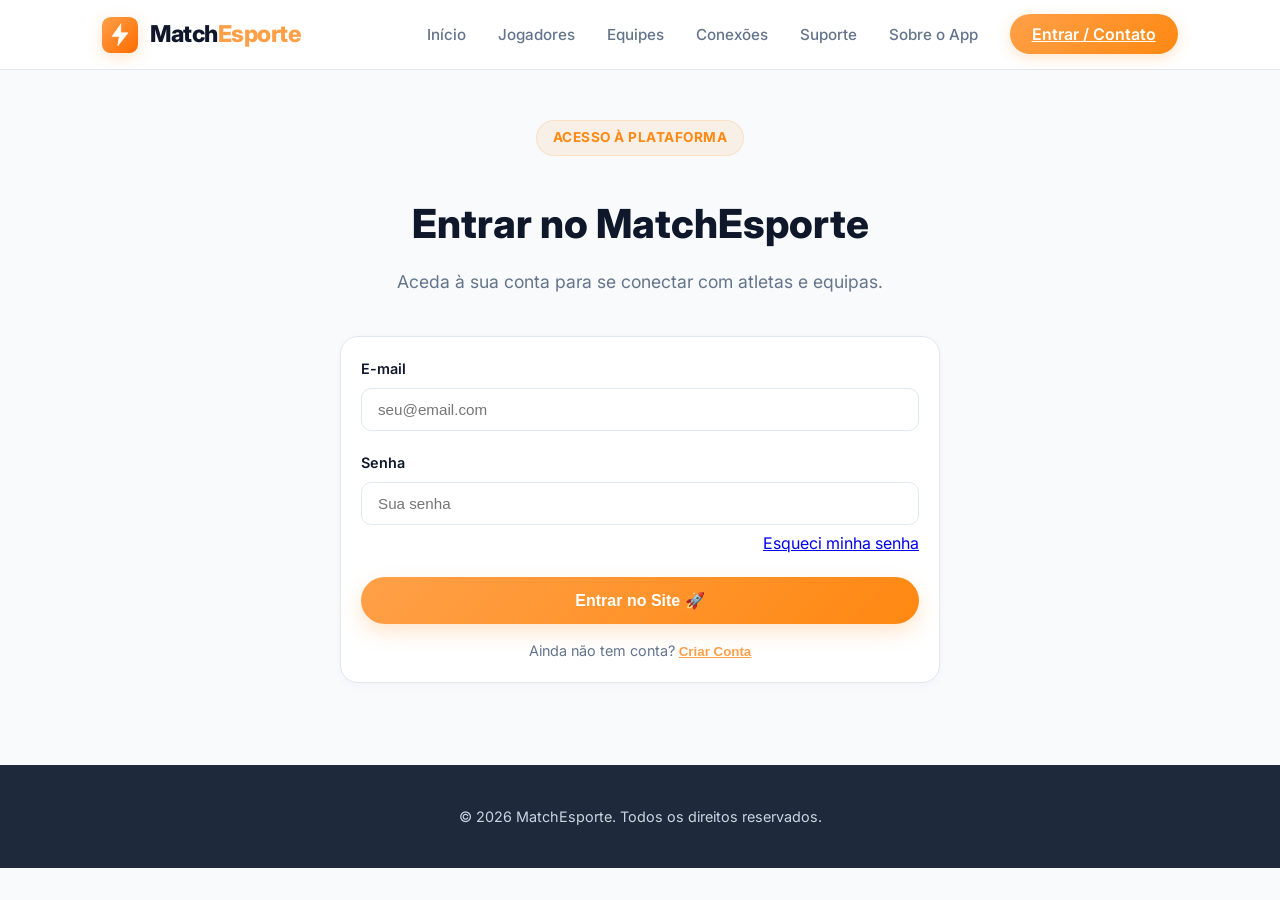
<file: suporte.html>
<!DOCTYPE html>
<html lang="pt-BR">
<head>
    <meta charset="UTF-8">
    <meta name="viewport" content="width=device-width, initial-scale=1.0">
    <title>MatchEsporte - Central de Suporte</title>
    <!-- Google Fonts -->
    <link href="https://fonts.googleapis.com/css2?family=Inter:wght@300;400;500;600;700;800&display=swap" rel="stylesheet">
    <link rel="stylesheet" href="style.css">
    <link rel="icon" type="image/png" href="Captura de tela 2026-10-07 155030.png">
</head>
<body>

    <!-- CABEÇALHO / NAVBAR -->
    <header class="navbar">
        <a href="home.html" class="logo-brand">
            <svg class="logo-icon-svg" viewBox="0 0 100 100" fill="none" xmlns="http://www.w3.org/2000/svg">
                <rect width="100" height="100" rx="24" fill="url(#logo-grad)"/>
                <path d="M52 20L28 54H48L44 80L72 44H52L52 20Z" fill="white" stroke="white" stroke-width="2" stroke-linecap="round" stroke-linejoin="round"/>
                <defs>
                    <linearGradient id="logo-grad" x1="0" y1="0" x2="100" y2="100" gradientUnits="userSpaceOnUse">
                        <stop stop-color="#FFA048"/>
                        <stop offset="1" stop-color="#FF6B00"/>
                    </linearGradient>
                </defs>
            </svg>
            <div class="logo">Match<span>Esporte</span></div>
        </a>
        
        <button class="menu-toggle" id="mobile-menu-btn" aria-label="Abrir Menu">
            <span></span>
            <span></span>
            <span></span>
        </button>

        <nav id="nav-menu">
            <ul>
                <li><a href="home.html" class="active">Início</a></li>
                <li><a href="jogadores.html">Jogadores</a></li>
                <li><a href="equipes.html">Equipes</a></li>
                <li><a href="conexoes.html">Conexões</a></li>
                <li><a href="suporte.html">Suporte</a></li>
                <li><a href="sobre.html">Sobre o App</a></li>
                <li><a href="contato.html" class="btn-nav">Entrar / Contato</a></li>
            </ul>
        </nav>
    </header>

    <!-- CONTEÚDO PRINCIPAL: SUPORTE -->
    <main class="main-content-page">
        <section class="page-header-section">
            <span class="badge">Ajuda & FAQ</span>
            <h1>Central de Suporte MatchEsporte</h1>
            <p>Encontre respostas rápidas para dúvidas frequentes ou abra um chamado técnico com nossa equipe de suporte[cite: 4].</p>
        </section>

        <!-- SEÇÃO DE PERGUNTAS E RESPOSTAS POR TELA (EXIGÊNCIA DA ATIVIDADE) -->
        <div style="max-width: 900px; margin: 0 auto 40px; padding: 0 20px;">
            <h2 style="font-size: 1.4rem; margin-bottom: 20px; color: var(--neutral-5);">Passo a Passo das Telas do Projeto</h2>

            <!-- Tela 1: Início -->
            <details style="background: var(--neutral-2); padding: 18px; margin-bottom: 15px; border-radius: var(--radius-sm); border: 1px solid var(--neutral-3); box-shadow: var(--shadow-sm);">
                <summary style="font-weight: 700; cursor: pointer; color: var(--neutral-5);">Como navegar para os recursos do site na página de Início?</summary>
                <div style="margin-top: 15px; color: var(--neutral-4); line-height: 1.6;">
                    <ol style="padding-left: 20px;">
                        <li>Na tela de <strong>Início</strong>, clique no botão <strong>Explorar Recursos</strong>[cite: 8].</li>
                        <li>Ou clique diretamente nos cards de atalho <strong>Para Atletas</strong>, <strong>Para Equipes</strong> ou <strong>Conexões Diretas</strong>[cite: 8].</li>
                        <li>Utilize também o menu superior com os links <strong>Jogadores</strong>, <strong>Equipes</strong> ou <strong>Conexões</strong>[cite: 8].</li>
                    </ol>
                </div>
            </details>

            <!-- Tela 2: Jogadores -->
            <details style="background: var(--neutral-2); padding: 18px; margin-bottom: 15px; border-radius: var(--radius-sm); border: 1px solid var(--neutral-3); box-shadow: var(--shadow-sm);">
                <summary style="font-weight: 700; cursor: pointer; color: var(--neutral-5);">Como filtrar atletas e solicitar conexão na página de Jogadores?</summary>
                <div style="margin-top: 15px; color: var(--neutral-4); line-height: 1.6;">
                    <ol style="padding-left: 20px;">
                        <li>No menu superior, clique em <strong>Jogadores</strong>[cite: 7].</li>
                        <li>Digite na barra de pesquisa <strong>Pesquisar por nome, esporte ou posição...</strong> ou selecione o esporte no menu suspenso <strong>Todas as Modalidades</strong>[cite: 7].</li>
                        <li>Localize o atleta desejado e clique no botão <strong>Solicitar Conexão</strong> no cartão correspondente[cite: 7].</li>
                    </ol>
                </div>
            </details>

            <!-- Tela 3: Equipes -->
            <details style="background: var(--neutral-2); padding: 18px; margin-bottom: 15px; border-radius: var(--radius-sm); border: 1px solid var(--neutral-3); box-shadow: var(--shadow-sm);">
                <summary style="font-weight: 700; cursor: pointer; color: var(--neutral-5);">Como enviar uma proposta para um clube na página de Equipes?</summary>
                <div style="margin-top: 15px; color: var(--neutral-4); line-height: 1.6;">
                    <ol style="padding-left: 20px;">
                        <li>No menu superior, clique na opção <strong>Equipes</strong>[cite: 9].</li>
                        <li>Navegue pelos cartões de clubes exibidos na listagem de oportunidades[cite: 9].</li>
                        <li>Clique no botão <strong>Enviar Currículo / Proposta</strong> localizado no cartão da equipe escolhida[cite: 9].</li>
                    </ol>
                </div>
            </details>

            <!-- Tela 4: Conexões -->
            <details style="background: var(--neutral-2); padding: 18px; margin-bottom: 15px; border-radius: var(--radius-sm); border: 1px solid var(--neutral-3); box-shadow: var(--shadow-sm);">
                <summary style="font-weight: 700; cursor: pointer; color: var(--neutral-5);">Como enviar uma mensagem direta na página de Conexões?</summary>
                <div style="margin-top: 15px; color: var(--neutral-4); line-height: 1.6;">
                    <ol style="padding-left: 20px;">
                        <li>No menu superior, clique em <strong>Conexões</strong>[cite: 12].</li>
                        <li>Preencha o campo <strong>Seu Nome / Nome da Equipe</strong>[cite: 12].</li>
                        <li>Selecione o seu perfil no campo <strong>Você é:</strong> (escolhendo entre <strong>Atleta / Jogador</strong> ou <strong>Clube / Olheiro / Equipe</strong>)[cite: 12].</li>
                        <li>Insira o destinatário em <strong>Destinatário (Quem você quer contatar)</strong>[cite: 12].</li>
                        <li>Escreva sua mensagem em <strong>Mensagem / Proposta de Avaliação</strong> e clique no botão <strong>Enviar Mensagem Direta 🚀</strong>[cite: 12].</li>
                    </ol>
                </div>
            </details>

            <!-- Tela 5: Suporte -->
            <details style="background: var(--neutral-2); padding: 18px; margin-bottom: 15px; border-radius: var(--radius-sm); border: 1px solid var(--neutral-3); box-shadow: var(--shadow-sm);">
                <summary style="font-weight: 700; cursor: pointer; color: var(--neutral-5);">Como abrir um chamado técnico na página de Suporte?</summary>
                <div style="margin-top: 15px; color: var(--neutral-4); line-height: 1.6;">
                    <ol style="padding-left: 20px;">
                        <li>No menu superior, clique na opção <strong>Suporte</strong>[cite: 4].</li>
                        <li>Preencha os campos <strong>Seu Nome</strong>, <strong>Seu E-mail de Contato</strong> e <strong>Descreva o seu problema ou dúvida técnica</strong>[cite: 4].</li>
                        <li>Clique no botão <strong>Enviar Solicitação de Suporte 🔧</strong> para concluir[cite: 4].</li>
                    </ol>
                </div>
            </details>

            <!-- Tela 6: Sobre o App -->
            <details style="background: var(--neutral-2); padding: 18px; margin-bottom: 15px; border-radius: var(--radius-sm); border: 1px solid var(--neutral-3); box-shadow: var(--shadow-sm);">
                <summary style="font-weight: 700; cursor: pointer; color: var(--neutral-5);">Como conhecer os desenvolvedores na página Sobre o App?</summary>
                <div style="margin-top: 15px; color: var(--neutral-4); line-height: 1.6;">
                    <ol style="padding-left: 20px;">
                        <li>No menu superior, clique em <strong>Sobre o App</strong>[cite: 6].</li>
                        <li>Leia a apresentação institucional e os pilares de missão e visão da plataforma[cite: 6].</li>
                        <li>Role até a seção <strong>Desenvolvedores & Criadores</strong> para visualizar os perfis e acessar os links do <strong>Instagram</strong>[cite: 6].</li>
                    </ol>
                </div>
            </details>

            <!-- Tela 7: Contato -->
            <details style="background: var(--neutral-2); padding: 18px; margin-bottom: 15px; border-radius: var(--radius-sm); border: 1px solid var(--neutral-3); box-shadow: var(--shadow-sm);">
                <summary style="font-weight: 700; cursor: pointer; color: var(--neutral-5);">Como enviar uma mensagem institucional na página de Contato?</summary>
                <div style="margin-top: 15px; color: var(--neutral-4); line-height: 1.6;">
                    <ol style="padding-left: 20px;">
                        <li>No menu superior, clique no botão <strong>Contato</strong>[cite: 11].</li>
                        <li>Preencha os campos <strong>Seu Nome Completo</strong> e <strong>Seu E-mail</strong>[cite: 11].</li>
                        <li>Selecione o assunto no menu <strong>Assunto</strong> (escolhendo entre <strong>Dúvida Geral</strong>, <strong>Parceria com Clubes</strong>, <strong>Imprensa / Mídia</strong> ou <strong>Outro Assunto</strong>)[cite: 11].</li>
                        <li>Escreva sua mensagem em <strong>Sua Mensagem</strong> e clique no botão <strong>Enviar Mensagem 📨</strong>[cite: 11].</li>
                    </ol>
                </div>
            </details>
        </div>

        <!-- Formulário Original de Chamado de Suporte mantido -->
        <div class="connection-container">
            <div class="connection-card-form">
                <h2>Abrir Chamado de Suporte</h2>
                <form onsubmit="event.preventDefault(); alert('Chamado aberto com sucesso! Nosso suporte responderá via e-mail em até 24h.');">
                    <div class="form-group">
                        <label for="nome-sup">Seu Nome</label>
                        <input type="text" id="nome-sup" placeholder="Seu nome" required class="search-input">
                    </div>

                    <div class="form-group">
                        <label for="email-sup">Seu E-mail de Contato</label>
                        <input type="email" id="email-sup" placeholder="seu@email.com" required class="search-input">
                    </div>

                    <div class="form-group">
                        <label for="problema">Descreva o seu problema ou dúvida técnica</label>
                        <textarea id="problema" rows="4" placeholder="Explique detalhadamente o que ocorreu..." class="search-input" required style="resize: vertical;"></textarea>
                    </div>

                    <button type="submit" class="btn-primary btn-full">Enviar Solicitação de Suporte 🔧</button>
                </form>
            </div>
        </div>
    </main>

    <!-- RODAPÉ -->
    <footer class="footer">
        <p>&copy; 2026 MatchEsporte. Todos os direitos reservados.</p>
    </footer>

    <script src="matchesporte.js" defer></script>
</body>
</html>
</file>
<file: style.css>
/* ==========================================================================
   VARIAVEIS E PALETA DE CORES (MATCHESPORTE)
   ========================================================================== */
:root {
    --primary: #FFA048;          
    --primary-hover: #FF8811;    
    --primary-glow: rgba(255, 160, 72, 0.28);
    --secondary: #0F172A;        
    --bg-main: #F8FAFC;          
    --neutral-1: #F1F5F9;
    --neutral-2: #FFFFFF;        
    --neutral-3: #E2E8F0;        
    --neutral-4: #64748B;        
    --neutral-5: #0F172A;        
    --shadow-sm: 0 2px 10px rgba(15, 23, 42, 0.03);
    --shadow-md: 0 10px 30px rgba(15, 23, 42, 0.08);
    --shadow-lg: 0 20px 40px rgba(15, 23, 42, 0.12);
    --radius-sm: 10px;
    --radius-md: 18px;
    --radius-lg: 24px;
    --transition: all 0.25s cubic-bezier(0.4, 0, 0.2, 1);
}

/* RESET E ESTILOS GLOBAIS */
* {
    margin: 0;
    padding: 0;
    box-sizing: border-box;
}

html {
    scroll-behavior: smooth;
}

body {
    font-family: 'Inter', -apple-system, BlinkMacSystemFont, sans-serif;
    background-color: var(--bg-main);
    color: var(--neutral-5);
    line-height: 1.6;
    overflow-x: hidden;
    -webkit-font-smoothing: antialiased;
}

/* ==========================================================================
   NAVBAR & LOGO SVG
   ========================================================================== */
.navbar {
    display: flex;
    justify-content: space-between;
    align-items: center;
    padding: 16px 8%;
    background-color: rgba(255, 255, 255, 0.88);
    backdrop-filter: blur(14px);
    -webkit-backdrop-filter: blur(14px);
    position: fixed;
    top: 0;
    width: 100%;
    z-index: 1000;
    border-bottom: 1px solid var(--neutral-3);
    transition: var(--transition);
    flex-wrap: wrap; /* Adicionado para evitar quebra no menu */
    gap: 10px;      /* Adicionado para espaçamento seguro */
}

.logo-brand {
    display: flex;
    align-items: center;
    gap: 12px;
    text-decoration: none;
}

.logo-icon-svg {
    width: 36px;
    height: 36px;
    filter: drop-shadow(0 4px 8px var(--primary-glow));
}

.logo {
    font-size: 1.45rem;
    font-weight: 800;
    letter-spacing: -0.5px;
    color: var(--neutral-5);
}

.logo span {
    color: var(--primary);
}

.menu-toggle {
    display: none;
    flex-direction: column;
    justify-content: space-between;
    width: 26px;
    height: 18px;
    background: transparent;
    border: none;
    cursor: pointer;
    z-index: 1001;
}

.menu-toggle span {
    width: 100%;
    height: 2.5px;
    background-color: var(--neutral-5);
    border-radius: 4px;
    transition: var(--transition);
}

.navbar nav ul {
    display: flex;
    list-style: none;
    gap: 32px;
    align-items: center;
    flex-wrap: wrap; /* Adicionado para alinhar perfeitamente se a tela diminuir */
}

/* ==========================================================================
   APLICAÇÃO DE :first-child, :last-child e :not() NO MENU DE NAVEGAÇÃO
   ========================================================================== */
.navbar nav ul li:first-child a {
    font-weight: 600;
}

.navbar nav ul li:not(:last-child) a {
    text-decoration: none;
    color: var(--neutral-4);
    font-weight: 500;
    font-size: 0.95rem;
    transition: var(--transition);
}

.navbar nav ul li:not(:last-child) a:hover,
.navbar nav ul li:not(:last-child) a.active {
    color: var(--primary);
}

.navbar nav ul li a:focus-visible {
    outline: 3px solid var(--primary);
    outline-offset: 4px;
    border-radius: 4px;
}

.btn-nav {
    background: linear-gradient(135deg, var(--primary) 0%, var(--primary-hover) 100%);
    color: var(--neutral-2) !important;
    padding: 10px 22px;
    border-radius: 30px;
    font-weight: 600 !important;
    box-shadow: 0 4px 14px var(--primary-glow);
    transition: var(--transition);
}

.btn-nav:hover {
    transform: translateY(-2px);
    box-shadow: 0 6px 20px var(--primary-glow);
}

.btn-nav:focus-visible {
    outline: 3px solid var(--secondary);
    outline-offset: 2px;
}

.btn-nav:active {
    transform: translateY(0) scale(0.98);
}

/* ==========================================================================
   HERO SECTION
   ========================================================================== */
.hero {
    min-height: 85vh;
    display: flex;
    align-items: center;
    justify-content: center;
    text-align: center;
    padding: 150px 20px 80px;
    background: radial-gradient(circle at top, rgba(255, 160, 72, 0.12) 0%, transparent 65%), var(--neutral-2);
    border-bottom: 1px solid var(--neutral-3);
}

.hero-content {
    max-width: 820px;
}

.badge {
    display: inline-flex;
    align-items: center;
    gap: 8px;
    background-color: rgba(255, 160, 72, 0.12);
    color: var(--primary-hover);
    padding: 6px 16px;
    border-radius: 20px;
    font-size: 0.85rem;
    font-weight: 700;
    letter-spacing: 0.5px;
    text-transform: uppercase;
    margin-bottom: 24px;
    border: 1px solid rgba(255, 160, 72, 0.2);
}

.hero h1 {
    font-size: 3.5rem;
    font-weight: 800;
    line-height: 1.15;
    letter-spacing: -1.2px;
    margin-bottom: 24px;
    color: var(--neutral-5);
}

.hero p {
    font-size: 1.25rem;
    color: var(--neutral-4);
    margin-bottom: 40px;
    font-weight: 400;
}

.hero-buttons {
    display: flex;
    justify-content: center;
    gap: 16px;
}

/* ==========================================================================
   BOTÕES GERAIS COM MICROINTERAÇÕES
   ========================================================================== */
.btn-primary, .btn-secondary {
    padding: 14px 32px;
    border-radius: 30px;
    font-weight: 600;
    font-size: 1rem;
    text-decoration: none;
    transition: var(--transition);
    cursor: pointer;
    border: none;
}

.btn-primary {
    background: linear-gradient(135deg, var(--primary) 0%, var(--primary-hover) 100%);
    color: var(--neutral-2);
    box-shadow: 0 8px 20px var(--primary-glow);
}

.btn-primary:hover {
    transform: translateY(-3px);
    box-shadow: 0 12px 24px var(--primary-glow);
}

.btn-primary:focus-visible {
    outline: 3px solid var(--secondary);
    outline-offset: 3px;
}

.btn-primary:active {
    transform: translateY(-1px) scale(0.98);
}

.btn-secondary {
    background-color: var(--neutral-2);
    color: var(--neutral-5);
    border: 1px solid var(--neutral-3);
    box-shadow: var(--shadow-sm);
}

.btn-secondary:hover {
    border-color: var(--primary);
    color: var(--primary);
    transform: translateY(-3px);
}

.btn-secondary:focus-visible {
    outline: 3px solid var(--primary);
    outline-offset: 3px;
}

.btn-secondary:active {
    transform: translateY(-1px) scale(0.98);
}

/* ==========================================================================
   SEÇÃO RECURSOS & CARDS
   ========================================================================== */
.features {
    padding: 100px 10%;
    background-color: var(--bg-main);
}

.features-container h2 {
    text-align: center;
    font-size: 2.25rem;
    font-weight: 800;
    letter-spacing: -0.5px;
    margin-bottom: 50px;
    color: var(--neutral-5);
}

.features-grid {
    display: grid;
    grid-template-columns: repeat(3, 1fr);
    gap: 32px;
    max-width: 1100px;
    margin: 0 auto;
}

.feature-card {
    background-color: var(--neutral-2);
    padding: 40px 32px;
    border-radius: var(--radius-md);
    border: 1px solid var(--neutral-3);
    box-shadow: var(--shadow-sm);
    transition: var(--transition);
}

.features-grid .feature-card:nth-child(even) {
    background: linear-gradient(135deg, var(--neutral-2) 0%, rgba(255, 160, 72, 0.03) 100%);
    border-color: rgba(255, 160, 72, 0.2);
}

.feature-card:hover {
    transform: translateY(-8px);
    box-shadow: var(--shadow-md);
    border-color: rgba(255, 160, 72, 0.5);
}

.feature-card:focus-visible {
    outline: 3px solid var(--primary);
    outline-offset: 4px;
}

.feature-icon {
    width: 52px;
    height: 52px;
    background: rgba(255, 160, 72, 0.12);
    color: var(--primary-hover);
    border-radius: 14px;
    display: flex;
    align-items: center;
    justify-content: center;
    font-size: 1.4rem;
    margin-bottom: 24px;
    transition: var(--transition);
}

.feature-card:hover .feature-icon {
    background: var(--primary);
    color: var(--neutral-2);
    transform: scale(1.05);
}

.feature-card h3 {
    font-size: 1.35rem;
    font-weight: 700;
    margin-bottom: 12px;
    color: var(--neutral-5);
}

.feature-card p {
    color: var(--neutral-4);
    font-size: 0.98rem;
    line-height: 1.65;
}

/* ==========================================================================
   ESTILOS PARA AS TELAS DE DIRETÓRIO (JOGADORES E EQUIPES)
   ========================================================================== */
.main-content-page {
    padding: 130px 8% 80px;
    min-height: 85vh;
}

.page-header-section {
    text-align: center;
    margin-bottom: 40px;
}

.page-header-section h1 {
    font-size: 2.5rem;
    font-weight: 800;
    margin: 12px 0;
    color: var(--neutral-5);
}

.page-header-section p {
    color: var(--neutral-4);
    font-size: 1.1rem;
    max-width: 650px;
    margin: 0 auto;
}

.filter-bar {
    display: flex;
    justify-content: center;
    gap: 16px;
    max-width: 700px;
    margin: 0 auto 40px;
}

.search-input, .filter-select {
    padding: 12px 20px;
    border-radius: var(--radius-sm);
    border: 1px solid var(--neutral-3);
    background-color: var(--neutral-2);
    font-size: 0.95rem;
    color: var(--neutral-5);
    outline: none;
    transition: var(--transition);
}

.search-input {
    flex: 2;
}

.filter-select {
    flex: 1;
}

.search-input:focus, .filter-select:focus {
    border-color: var(--primary);
    box-shadow: 0 0 0 3px var(--primary-glow);
}

.directory-grid {
    display: grid;
    grid-template-columns: repeat(3, 1fr);
    gap: 30px;
    max-width: 1100px;
    margin: 0 auto;
}

.directory-card {
    background-color: var(--neutral-2);
    border-radius: var(--radius-md);
    border: 1px solid var(--neutral-3);
    padding: 24px;
    box-shadow: var(--shadow-sm);
    transition: var(--transition);
    display: flex;
    flex-direction: column;
    gap: 16px;
}

.directory-card:nth-child(even) {
    background-color: #fafbfc;
}

.directory-card:hover {
    transform: translateY(-6px);
    box-shadow: var(--shadow-md);
    border-color: rgba(255, 160, 72, 0.4);
}

.card-top-info {
    display: flex;
    justify-content: space-between;
    align-items: center;
}

.status-badge {
    font-size: 0.75rem;
    font-weight: 700;
    padding: 4px 10px;
    border-radius: 12px;
}

.active-status {
    background-color: rgba(16, 185, 129, 0.12);
    color: #059669;
}

.hiring-status {
    background-color: rgba(255, 160, 72, 0.15);
    color: var(--primary-hover);
}

.sport-tag {
    font-size: 0.8rem;
    font-weight: 600;
    color: var(--neutral-4);
}

.profile-avatar-placeholder {
    width: 100%;
    height: 130px;
    background-color: var(--bg-main);
    border-radius: var(--radius-sm);
    display: flex;
    align-items: center;
    justify-content: center;
    font-size: 3rem;
    border: 1px solid var(--neutral-3);
}

.team-badge-bg {
    background: linear-gradient(135deg, rgba(15, 23, 42, 0.05) 0%, rgba(255, 160, 72, 0.1) 100%);
}

.directory-card h3 {
    font-size: 1.25rem;
    font-weight: 700;
    color: var(--neutral-5);
    margin-bottom: -10px;
}

.profile-subtitle {
    font-size: 0.9rem;
    color: var(--neutral-4);
    font-weight: 500;
}

.profile-stats {
    background-color: var(--bg-main);
    padding: 12px;
    border-radius: var(--radius-sm);
    font-size: 0.88rem;
    color: var(--neutral-4);
    display: flex;
    flex-direction: column;
    gap: 4px;
    border: 1px solid var(--neutral-3);
}

.profile-stats span {
    font-weight: 600;
    color: var(--neutral-5);
}

.btn-full {
    width: 100%;
    text-align: center;
    margin-top: auto;
}

/* ==========================================================================
   ESTILOS PARA FORMULÁRIOS
   ========================================================================== */
.connection-container {
    max-width: 600px;
    margin: 0 auto;
}

.connection-card-form {
    background-color: var(--neutral-2);
    border: 1px solid var(--neutral-3);
    padding: 40px;
    border-radius: var(--radius-md);
    box-shadow: var(--shadow-sm);
    transition: var(--transition);
}

.connection-card-form:hover {
    box-shadow: var(--shadow-md);
}

.connection-card-form h2 {
    font-size: 1.5rem;
    font-weight: 700;
    margin-bottom: 24px;
    color: var(--neutral-5);
    text-align: center;
}

.form-group {
    margin-bottom: 20px;
    display: flex;
    flex-direction: column;
    gap: 8px;
}

.form-group label {
    font-size: 0.9rem;
    font-weight: 600;
    color: var(--neutral-5);
}

.form-group .search-input,
.form-group .filter-select {
    width: 100%;
}

/* ==========================================================================
   ESTILOS DE SEÇÃO SOBRE E EQUIPE
   ========================================================================== */
.about-page-hero {
    padding: 160px 10% 80px;
    background: linear-gradient(180deg, var(--neutral-2) 0%, var(--bg-main) 100%);
    text-align: center;
    border-bottom: 1px solid var(--neutral-3);
}

.about-page-hero h1 {
    font-size: 3rem;
    font-weight: 800;
    letter-spacing: -1px;
    margin-bottom: 20px;
}

.about-page-hero p {
    max-width: 780px;
    margin: 0 auto;
    font-size: 1.2rem;
    color: var(--neutral-4);
}

.stats-grid {
    display: grid;
    grid-template-columns: repeat(3, 1fr);
    gap: 24px;
    max-width: 900px;
    margin: 50px auto 0;
}

.stat-card {
    background: var(--neutral-2);
    padding: 28px 20px;
    border-radius: var(--radius-md);
    border: 1px solid var(--neutral-3);
    box-shadow: var(--shadow-sm);
    transition: var(--transition);
}

.stat-card:hover {
    transform: translateY(-4px);
    border-color: var(--primary);
}

.stat-number {
    font-size: 2.2rem;
    font-weight: 800;
    color: var(--primary);
    margin-bottom: 4px;
}

.stat-label {
    font-size: 0.9rem;
    color: var(--neutral-4);
    font-weight: 500;
}

.about-details {
    padding: 90px 10%;
    background-color: var(--bg-main);
}

.about-grid {
    display: grid;
    grid-template-columns: repeat(2, 1fr);
    gap: 40px;
    max-width: 1100px;
    margin: 0 auto;
}

.about-box {
    background: var(--neutral-2);
    padding: 40px;
    border-radius: var(--radius-md);
    border: 1px solid var(--neutral-3);
    box-shadow: var(--shadow-sm);
    transition: var(--transition);
}

.about-box:hover {
    transform: translateY(-4px);
    box-shadow: var(--shadow-md);
}

.about-box h3 {
    font-size: 1.5rem;
    font-weight: 700;
    margin-bottom: 16px;
    color: var(--neutral-5);
    display: flex;
    align-items: center;
    gap: 10px;
}

.about-box p {
    color: var(--neutral-4);
    line-height: 1.7;
    font-size: 1.02rem;
}

.team-section {
    padding: 100px 10%;
    background-color: var(--neutral-2);
    border-top: 1px solid var(--neutral-3);
}

.team-header {
    text-align: center;
    margin-bottom: 60px;
}

.team-header h2 {
    font-size: 2.4rem;
    font-weight: 800;
    letter-spacing: -0.5px;
    color: var(--neutral-5);
    margin-bottom: 12px;
}

.team-header p {
    color: var(--neutral-4);
    font-size: 1.1rem;
}

.team-main {
    display: flex;
    flex-direction: column;
    align-items: center;
    gap: 60px;
}

.team-photo-wrapper {
    text-align: center;
    max-width: 650px;
    width: 100%;
}

.team-photo-wrapper img {
    border-radius: var(--radius-md);
    box-shadow: var(--shadow-lg);
    border: 1px solid var(--neutral-3);
    width: 100%;
    height: auto;
    object-fit: cover;
}

.team-photo-wrapper figcaption {
    margin-top: 14px;
    color: var(--neutral-4);
    font-size: 0.9rem;
    font-weight: 500;
}

.members-grid {
    display: grid;
    grid-template-columns: repeat(3, 1fr);
    gap: 32px;
    width: 100%;
    max-width: 1000px;
}

.member-card {
    background-color: var(--bg-main);
    padding: 36px 28px;
    border-radius: var(--radius-md);
    text-align: center;
    border: 1px solid var(--neutral-3);
    box-shadow: var(--shadow-sm);
    transition: var(--transition);
}

.member-card:hover {
    transform: translateY(-6px);
    box-shadow: var(--shadow-md);
    border-color: rgba(255, 160, 72, 0.4);
}

.member-avatar {
    width: 68px;
    height: 68px;
    border-radius: 50%;
    background: linear-gradient(135deg, var(--primary) 0%, var(--secondary) 100%);
    color: var(--neutral-2);
    display: flex;
    align-items: center;
    justify-content: center;
    font-size: 1.35rem;
    font-weight: 700;
    margin: 0 auto 20px;
    box-shadow: 0 4px 12px rgba(0, 0, 0, 0.1);
}

.member-card h3 {
    font-size: 1.25rem;
    font-weight: 700;
    margin-bottom: 6px;
    color: var(--neutral-5);
}

.member-role {
    color: var(--neutral-4);
    font-size: 0.95rem;
    margin-bottom: 22px;
}

.instagram-link {
    display: inline-flex;
    align-items: center;
    justify-content: center;
    color: var(--primary-hover);
    background-color: rgba(255, 160, 72, 0.12);
    padding: 9px 20px;
    border-radius: 20px;
    text-decoration: none;
    font-weight: 600;
    font-size: 0.88rem;
    transition: var(--transition);
}

.instagram-link:hover {
    background-color: var(--primary);
    color: var(--neutral-2);
}

.instagram-link:focus-visible {
    outline: 3px solid var(--secondary);
    outline-offset: 2px;
}

/* ==========================================================================
   RODAPÉ
   ========================================================================== */
.footer {
    text-align: center;
    padding: 40px 20px;
    background-color: #1E293B; /* Cinza/azul bem escuro */
    color: #CBD5E1;            /* Texto claro e de alta legibilidade */
    font-size: 0.9rem;
}

.footer a {
    color: var(--primary);     /* Deixa o link da central de suporte em destaque bonito */
    text-decoration: none;
}

.footer a:hover {
    text-decoration: underline;
}

/* ==========================================================================
   RESPONSIVIDADE (MOBILE & TABLET) E CORREÇÕES DE CONTEÚDO CORTADO
   ========================================================================== */
.main-content-page {
    width: 100%;
    max-width: 1200px;
    margin: 0 auto;
    padding: 120px 4% 60px 4%;
    box-sizing: border-box;
}

.directory-grid, .features-grid, .members-grid, .stats-grid, .about-grid {
    display: grid;
    grid-template-columns: repeat(auto-fit, minmax(260px, 1fr));
    gap: 20px;
    width: 100%;
    max-width: 100%;
    margin: 0 auto;
}

.directory-card, .feature-card, .member-card, .stat-card, .about-box, .connection-card-form {
    background-color: var(--neutral-2);
    border-radius: var(--radius-md);
    border: 1px solid var(--neutral-3);
    padding: 20px;
    box-shadow: var(--shadow-sm);
    transition: var(--transition);
    display: flex;
    flex-direction: column;
    justify-content: space-between;
    width: 100%;
    box-sizing: border-box;
    word-break: break-word;
}

.directory-card:hover {
    transform: translateY(-6px);
    box-shadow: var(--shadow-md);
    border-color: rgba(255, 160, 72, 0.4);
}

.card-top-info {
    display: flex;
    justify-content: space-between;
    align-items: center;
    margin-bottom: 12px;
    flex-wrap: wrap;
    gap: 8px;
}

.status-badge {
    font-size: 0.75rem;
    font-weight: 700;
    padding: 4px 10px;
    border-radius: 12px;
}

.active-status {
    background-color: rgba(16, 185, 129, 0.12);
    color: #059669;
}

.hiring-status {
    background-color: rgba(255, 160, 72, 0.15);
    color: var(--primary-hover);
}

.sport-tag {
    font-size: 0.8rem;
    font-weight: 600;
    color: var(--neutral-4);
}

.profile-avatar-placeholder {
    width: 100%;
    height: 110px;
    background-color: var(--bg-main);
    border-radius: var(--radius-sm);
    display: flex;
    align-items: center;
    justify-content: center;
    font-size: 2.8rem;
    border: 1px solid var(--neutral-3);
    margin-bottom: 12px;
}

.team-badge-bg {
    background: linear-gradient(135deg, rgba(15, 23, 42, 0.05) 0%, rgba(255, 160, 72, 0.1) 100%);
}

.directory-card h3 {
    font-size: 1.15rem;
    font-weight: 700;
    color: var(--neutral-5);
    margin-bottom: 4px;
}

.profile-subtitle {
    font-size: 0.88rem;
    color: var(--neutral-4);
    font-weight: 500;
    margin-bottom: 12px;
}

.profile-stats {
    background-color: var(--bg-main);
    padding: 10px 12px;
    border-radius: var(--radius-sm);
    font-size: 0.85rem;
    color: var(--neutral-4);
    display: flex;
    flex-direction: column;
    gap: 6px;
    border: 1px solid var(--neutral-3);
    margin-bottom: 16px;
}

.profile-stats span {
    font-weight: 600;
    color: var(--neutral-5);
}

.directory-card .btn-primary {
    width: 100%;
    padding: 12px 16px;
    font-size: 0.9rem;
    text-align: center;
    box-sizing: border-box;
}

.filter-bar {
    display: flex;
    flex-direction: column;
    gap: 12px;
    width: 100%;
    max-width: 100%;
    margin: 0 auto 30px;
}

.search-input, .filter-select {
    width: 100%;
    padding: 12px 16px;
    font-size: 0.95rem;
    box-sizing: border-box;
}

@media (min-width: 768px) {
    .filter-bar {
        flex-direction: row;
    }
    .search-input {
        flex: 2;
    }
    .filter-select {
        flex: 1;
    }
}

@media (max-width: 992px) {
    .hero h1, .about-page-hero h1 {
        font-size: 2.75rem;
    }
}

@media (max-width: 768px) {
    .menu-toggle {
        display: flex;
    }

    .navbar nav {
        position: absolute;
        top: 100%;
        left: 0;
        width: 100%;
        background-color: rgba(255, 255, 255, 0.98);
        backdrop-filter: blur(16px);
        border-bottom: 1px solid var(--neutral-3);
        display: none;
        box-shadow: var(--shadow-md);
    }

    .navbar nav.active {
        display: block;
    }

    .navbar nav ul {
        flex-direction: column;
        padding: 30px 20px;
        gap: 20px;
    }

    .hero, .about-page-hero {
        padding-top: 130px;
    }

    .hero h1, .about-page-hero h1 {
        font-size: 2.1rem;
    }

    .hero-buttons {
        flex-direction: column;
    }

    .btn-primary, .btn-secondary {
        width: 100%;
    }

    .features, .team-section, .about-details {
        padding: 60px 6%;
    }
}
</file>
